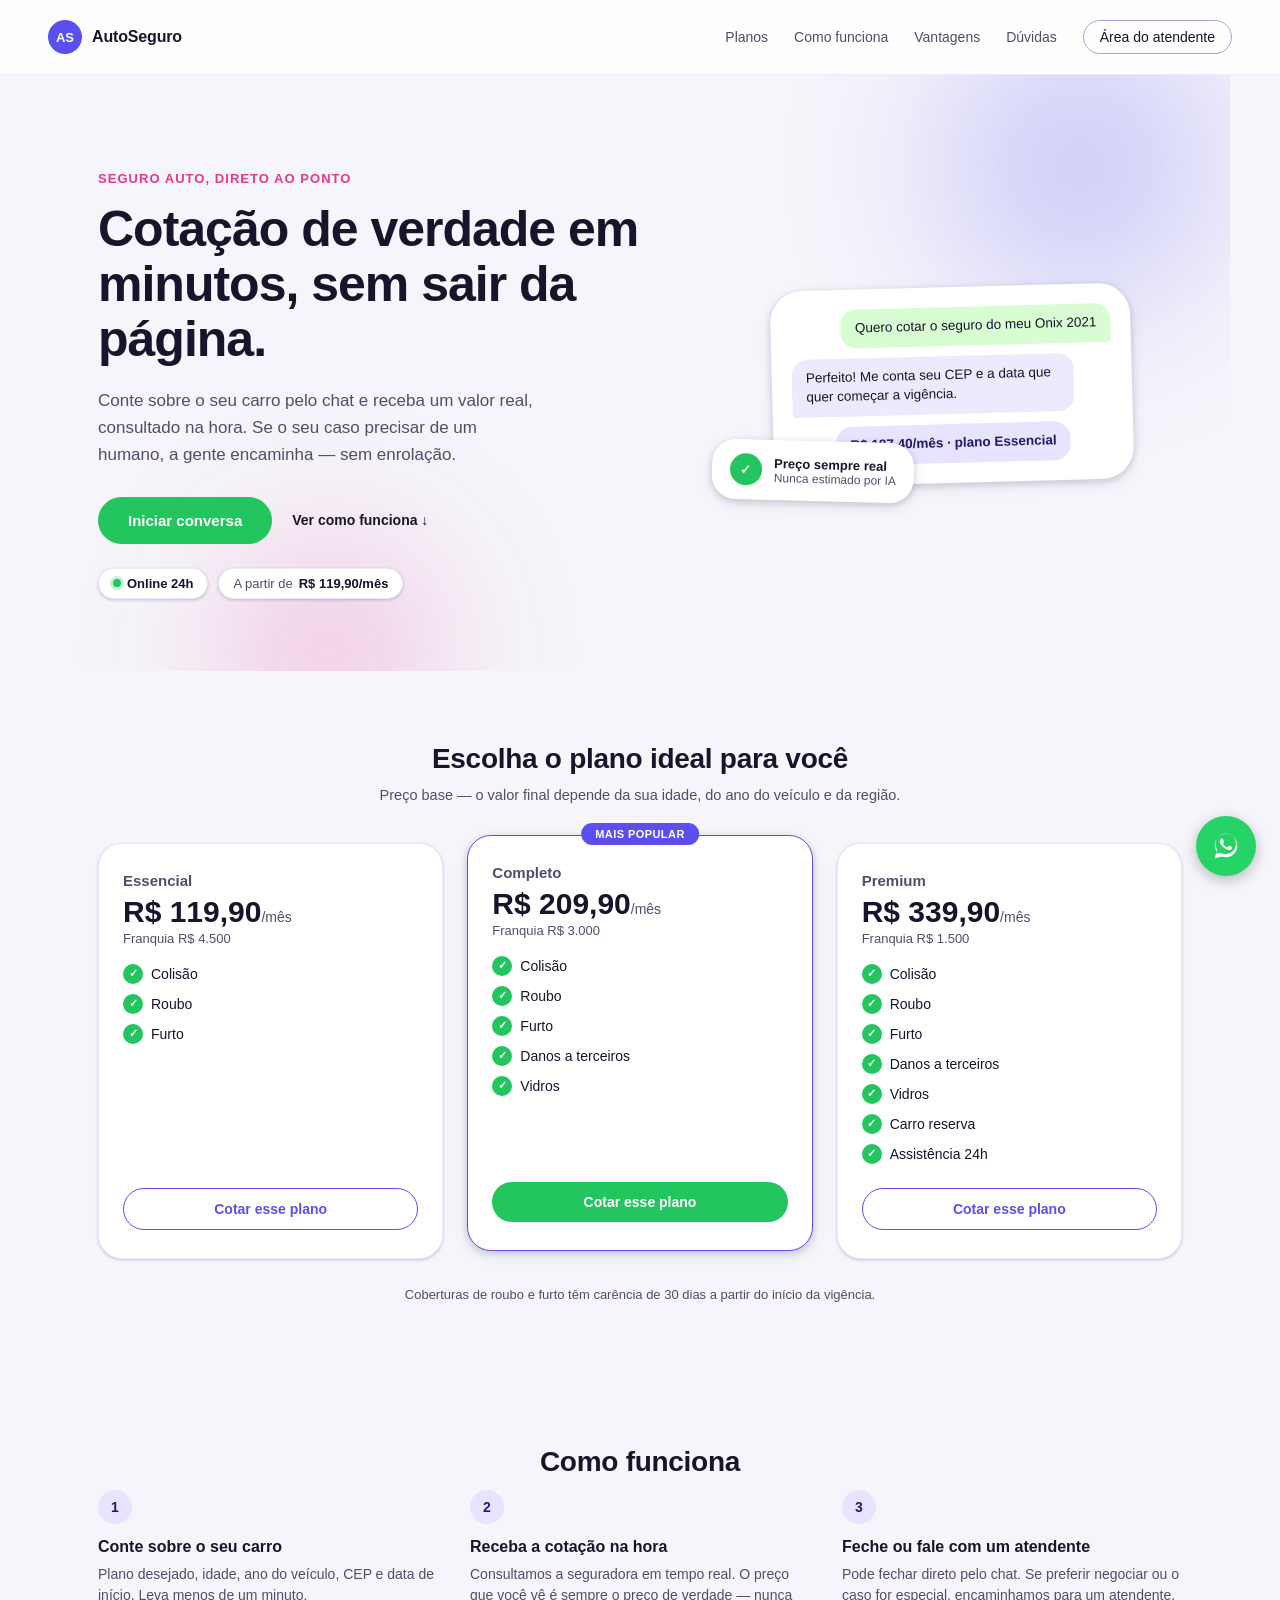
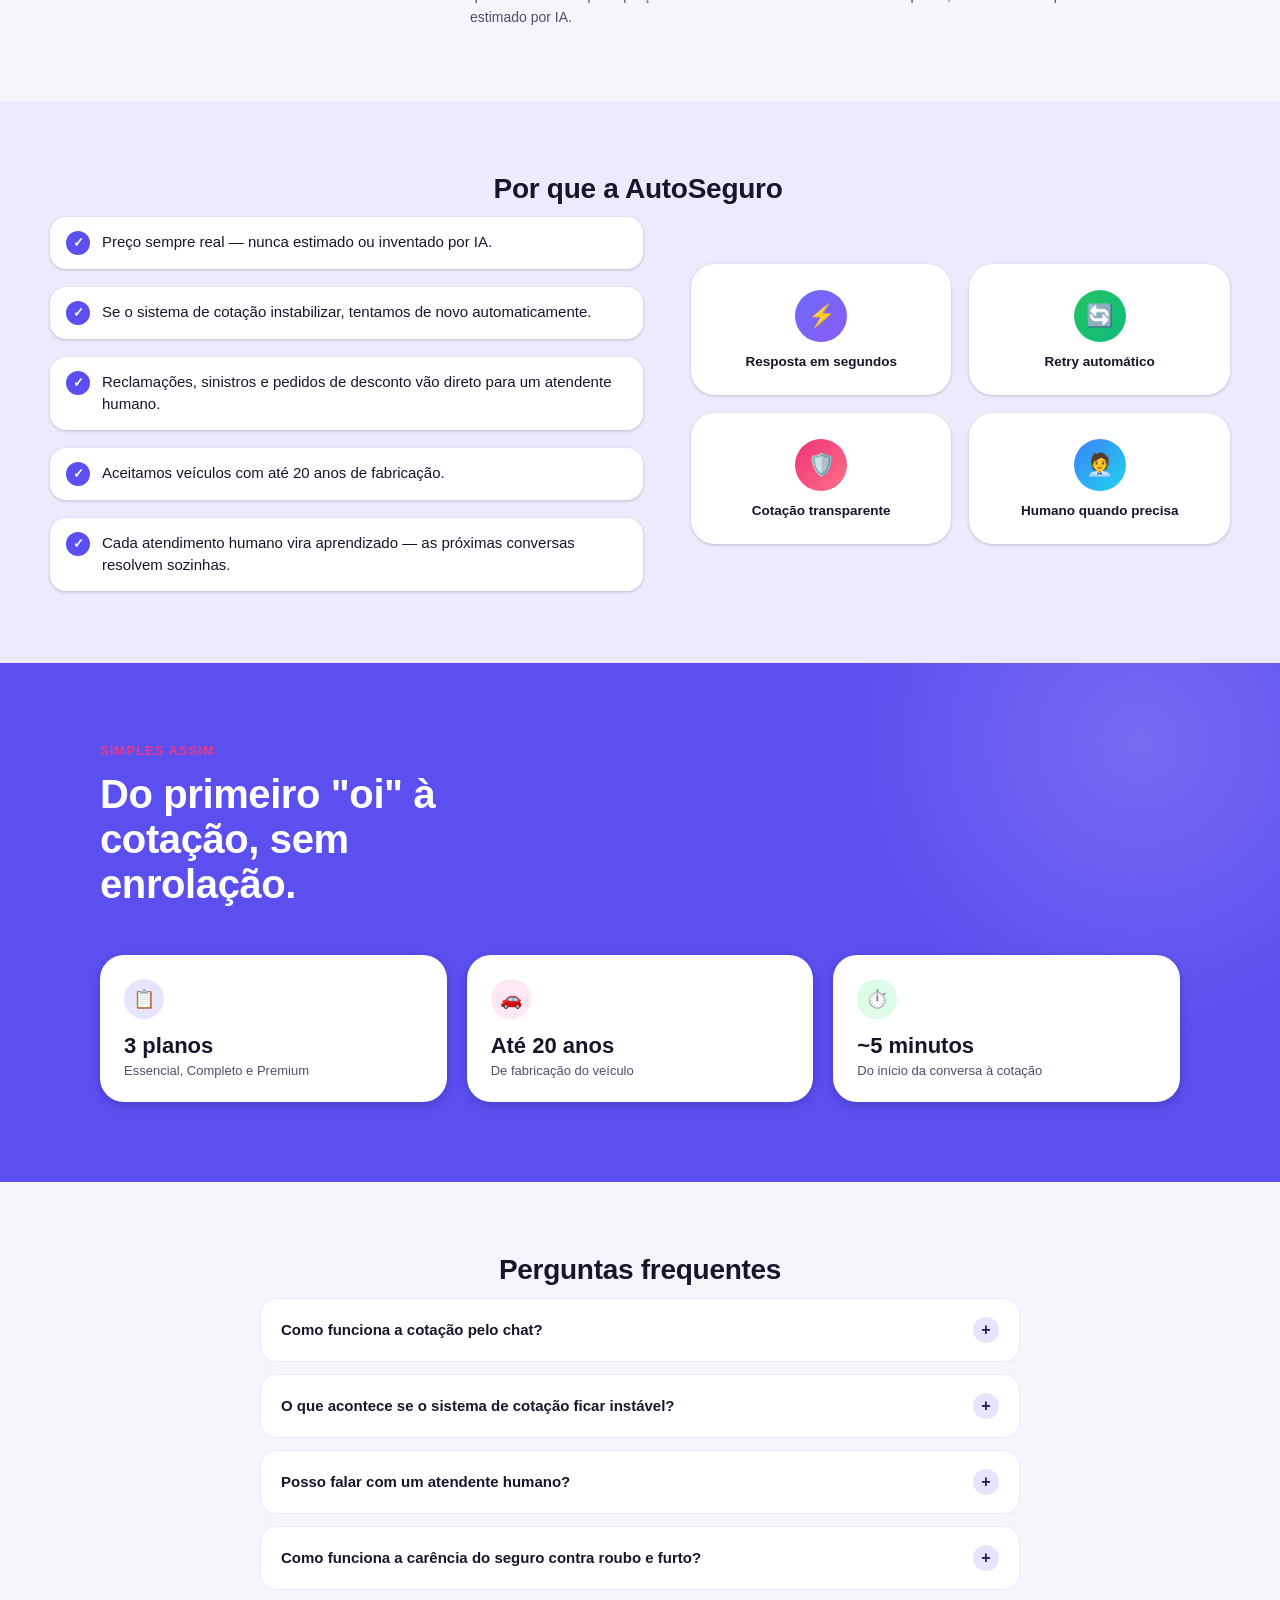
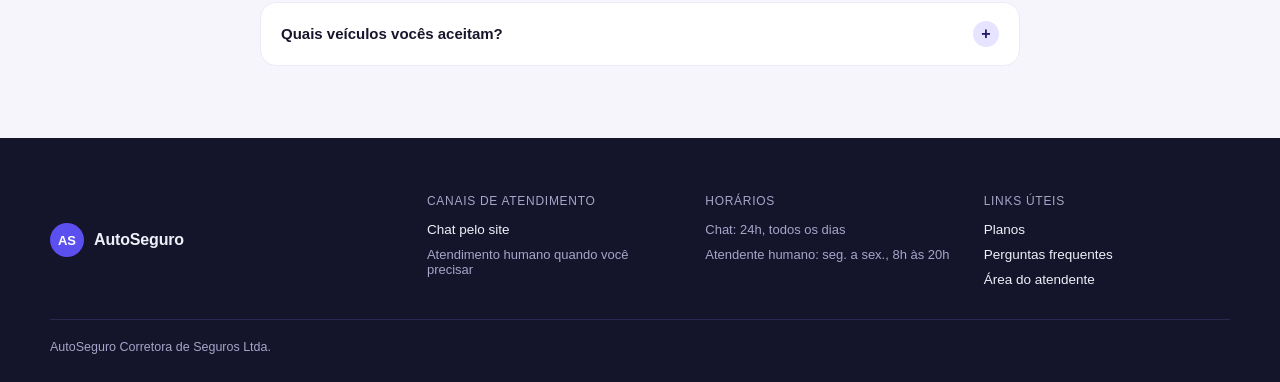
<file: web-ui/index.html>
<!DOCTYPE html>
<html lang="pt-BR">
<head>
<meta charset="UTF-8" />
<meta name="viewport" content="width=device-width, initial-scale=1.0" />
<title>AutoSeguro — Seguro de carro sem burocracia</title>
<link rel="icon" id="favicon" href="data:," />
<link rel="stylesheet" href="styles.css" />
<link rel="stylesheet" href="landing.css" />
<link rel="stylesheet" href="widget.css" />
</head>
<body>
  <header class="nav">
    <div class="nav__brand">
      <span class="nav__logo">AS</span>
      <span class="nav__name">AutoSeguro</span>
    </div>
    <nav class="nav__links">
      <a href="#planos">Planos</a>
      <a href="#como-funciona">Como funciona</a>
      <a href="#vantagens">Vantagens</a>
      <a href="#faq">Dúvidas</a>
      <a href="login.html" class="nav__staff">Área do atendente</a>
    </nav>
  </header>

  <main>
    <section class="hero">
      <div class="hero__blob hero__blob--1" aria-hidden="true"></div>
      <div class="hero__blob hero__blob--2" aria-hidden="true"></div>

      <div class="hero__copy">
        <p class="hero__eyebrow">Seguro auto, direto ao ponto</p>
        <h1 class="hero__title">Cotação de verdade em minutos, sem sair da página.</h1>
        <p class="hero__subtitle">
          Conte sobre o seu carro pelo chat e receba um valor real, consultado
          na hora. Se o seu caso precisar de um humano, a gente encaminha —
          sem enrolação.
        </p>
        <div class="hero__actions">
          <button class="btn btn--accent btn--lg" id="btn-abrir-chat">Iniciar conversa</button>
          <a class="hero__link" href="#como-funciona">Ver como funciona ↓</a>
        </div>
        <div class="hero__badges">
          <span class="pill pill--live"><span class="pill__dot"></span>Online 24h</span>
          <span class="pill">A partir de <strong>R$ 119,90/mês</strong></span>
        </div>
      </div>

      <div class="hero__art" aria-hidden="true">
        <div class="hero__card">
          <div class="hero__card-row hero__card-row--lead">Quero cotar o seguro do meu Onix 2021</div>
          <div class="hero__card-row hero__card-row--agent">Perfeito! Me conta seu CEP e a data que quer começar a vigência.</div>
          <div class="hero__card-row hero__card-row--quote">R$ 187,40/mês · plano Essencial</div>
        </div>
        <div class="hero__float-card">
          <span class="hero__float-icon">✓</span>
          <div>
            <strong>Preço sempre real</strong>
            <div class="hero__float-muted">Nunca estimado por IA</div>
          </div>
        </div>
      </div>
    </section>

    <section class="section" id="planos">
      <h2 class="section__title">Escolha o plano ideal para você</h2>
      <p class="section__subtitle">Preço base — o valor final depende da sua idade, do ano do veículo e da região.</p>
      <div class="plans">
        <div class="plan-card">
          <div class="plan-card__name">Essencial</div>
          <div class="plan-card__price">R$ 119,90<span>/mês</span></div>
          <div class="plan-card__franquia">Franquia R$ 4.500</div>
          <ul class="plan-card__list">
            <li>Colisão</li>
            <li>Roubo</li>
            <li>Furto</li>
          </ul>
          <button class="btn btn--outline btn-cotar-plano" data-plano="Essencial">Cotar esse plano</button>
        </div>

        <div class="plan-card plan-card--destaque">
          <div class="plan-card__badge">Mais popular</div>
          <div class="plan-card__name">Completo</div>
          <div class="plan-card__price">R$ 209,90<span>/mês</span></div>
          <div class="plan-card__franquia">Franquia R$ 3.000</div>
          <ul class="plan-card__list">
            <li>Colisão</li>
            <li>Roubo</li>
            <li>Furto</li>
            <li>Danos a terceiros</li>
            <li>Vidros</li>
          </ul>
          <button class="btn btn--accent btn-cotar-plano" data-plano="Completo">Cotar esse plano</button>
        </div>

        <div class="plan-card">
          <div class="plan-card__name">Premium</div>
          <div class="plan-card__price">R$ 339,90<span>/mês</span></div>
          <div class="plan-card__franquia">Franquia R$ 1.500</div>
          <ul class="plan-card__list">
            <li>Colisão</li>
            <li>Roubo</li>
            <li>Furto</li>
            <li>Danos a terceiros</li>
            <li>Vidros</li>
            <li>Carro reserva</li>
            <li>Assistência 24h</li>
          </ul>
          <button class="btn btn--outline btn-cotar-plano" data-plano="Premium">Cotar esse plano</button>
        </div>
      </div>
      <p class="section__footnote">Coberturas de roubo e furto têm carência de 30 dias a partir do início da vigência.</p>
    </section>

    <section class="section" id="como-funciona">
      <h2 class="section__title">Como funciona</h2>
      <div class="steps">
        <div class="step">
          <span class="step__number">1</span>
          <h3>Conte sobre o seu carro</h3>
          <p>Plano desejado, idade, ano do veículo, CEP e data de início. Leva menos de um minuto.</p>
        </div>
        <div class="step">
          <span class="step__number">2</span>
          <h3>Receba a cotação na hora</h3>
          <p>Consultamos a seguradora em tempo real. O preço que você vê é sempre o preço de verdade — nunca estimado por IA.</p>
        </div>
        <div class="step">
          <span class="step__number">3</span>
          <h3>Feche ou fale com um atendente</h3>
          <p>Pode fechar direto pelo chat. Se preferir negociar ou o caso for especial, encaminhamos para um atendente.</p>
        </div>
      </div>
    </section>

    <section class="section section--muted" id="vantagens">
      <h2 class="section__title">Por que a AutoSeguro</h2>
      <div class="why-grid">
        <ul class="why-list">
          <li><span class="why-check">✓</span>Preço sempre real — nunca estimado ou inventado por IA.</li>
          <li><span class="why-check">✓</span>Se o sistema de cotação instabilizar, tentamos de novo automaticamente.</li>
          <li><span class="why-check">✓</span>Reclamações, sinistros e pedidos de desconto vão direto para um atendente humano.</li>
          <li><span class="why-check">✓</span>Aceitamos veículos com até 20 anos de fabricação.</li>
          <li><span class="why-check">✓</span>Cada atendimento humano vira aprendizado — as próximas conversas resolvem sozinhas.</li>
        </ul>
        <div class="why-cards">
          <div class="why-card">
            <div class="why-card__icon why-card__icon--a">⚡</div>
            <div class="why-card__label">Resposta em segundos</div>
          </div>
          <div class="why-card">
            <div class="why-card__icon why-card__icon--b">🔄</div>
            <div class="why-card__label">Retry automático</div>
          </div>
          <div class="why-card">
            <div class="why-card__icon why-card__icon--c">🛡️</div>
            <div class="why-card__label">Cotação transparente</div>
          </div>
          <div class="why-card">
            <div class="why-card__icon why-card__icon--d">🧑‍💼</div>
            <div class="why-card__label">Humano quando precisa</div>
          </div>
        </div>
      </div>
    </section>

    <section class="band">
      <div class="band__blob" aria-hidden="true"></div>
      <div class="band__content">
        <p class="band__eyebrow">Simples assim</p>
        <h2 class="band__title">Do primeiro "oi" à cotação, sem enrolação.</h2>
        <div class="band__stats">
          <div class="stat-card">
            <div class="stat-card__icon stat-card__icon--a">📋</div>
            <div class="stat-card__value">3 planos</div>
            <div class="stat-card__label">Essencial, Completo e Premium</div>
          </div>
          <div class="stat-card">
            <div class="stat-card__icon stat-card__icon--b">🚗</div>
            <div class="stat-card__value">Até 20 anos</div>
            <div class="stat-card__label">De fabricação do veículo</div>
          </div>
          <div class="stat-card">
            <div class="stat-card__icon stat-card__icon--c">⏱️</div>
            <div class="stat-card__value">~5 minutos</div>
            <div class="stat-card__label">Do início da conversa à cotação</div>
          </div>
        </div>
      </div>
    </section>

    <section class="section" id="faq">
      <h2 class="section__title">Perguntas frequentes</h2>
      <div class="faq">
        <div class="faq-item">
          <button class="faq-item__question">
            Como funciona a cotação pelo chat?
            <span class="faq-item__icon">+</span>
          </button>
          <div class="faq-item__answer">
            <p>Você conversa com o agente, informa plano, idade, ano do veículo, CEP e data de
              início. Assim que os dados estão completos, consultamos a seguradora em tempo real
              e mostramos o valor exato — nunca um número estimado.</p>
          </div>
        </div>
        <div class="faq-item">
          <button class="faq-item__question">
            O que acontece se o sistema de cotação ficar instável?
            <span class="faq-item__icon">+</span>
          </button>
          <div class="faq-item__answer">
            <p>Tentamos novamente de forma automática (com espera crescente entre as tentativas).
              Se continuar indisponível, avisamos com transparência em vez de inventar um preço.</p>
          </div>
        </div>
        <div class="faq-item">
          <button class="faq-item__question">
            Posso falar com um atendente humano?
            <span class="faq-item__icon">+</span>
          </button>
          <div class="faq-item__answer">
            <p>Sim. Pedidos explícitos, reclamações, sinistros e negociação de desconto são
              encaminhados para um atendente. Antes de encaminhar, perguntamos seu nome e o que
              você precisa — se já tivermos a resposta certa, resolvemos ali mesmo.</p>
          </div>
        </div>
        <div class="faq-item">
          <button class="faq-item__question">
            Como funciona a carência do seguro contra roubo e furto?
            <span class="faq-item__icon">+</span>
          </button>
          <div class="faq-item__answer">
            <p>As coberturas de roubo e furto só passam a valer 30 dias após o início da
              vigência. As demais coberturas contratadas valem desde o primeiro dia.</p>
          </div>
        </div>
        <div class="faq-item">
          <button class="faq-item__question">
            Quais veículos vocês aceitam?
            <span class="faq-item__icon">+</span>
          </button>
          <div class="faq-item__answer">
            <p>Aceitamos veículos com até 20 anos de fabricação. O valor considera a idade do
              condutor, o ano do veículo e a região do CEP informado.</p>
          </div>
        </div>
      </div>
    </section>
  </main>

  <footer class="footer">
    <div class="footer__top">
      <div class="footer__brand">
        <span class="nav__logo">AS</span>
        <span class="nav__name" style="color:inherit">AutoSeguro</span>
      </div>

      <div class="footer__col">
        <div class="footer__col-title">Canais de atendimento</div>
        <a href="#" id="footer-abrir-chat">Chat pelo site</a>
        <div class="footer__muted">Atendimento humano quando você precisar</div>
      </div>

      <div class="footer__col">
        <div class="footer__col-title">Horários</div>
        <div class="footer__muted">Chat: 24h, todos os dias</div>
        <div class="footer__muted">Atendente humano: seg. a sex., 8h às 20h</div>
      </div>

      <div class="footer__col">
        <div class="footer__col-title">Links úteis</div>
        <a href="#planos">Planos</a>
        <a href="#faq">Perguntas frequentes</a>
        <a href="login.html">Área do atendente</a>
      </div>
    </div>
    <div class="footer__bottom">AutoSeguro Corretora de Seguros Ltda.</div>
  </footer>

  <!-- Widget de chat flutuante -->
  <div class="widget" id="widget" hidden>
    <div class="widget__header">
      <span class="widget__avatar">AS</span>
      <div class="widget__header-text">
        <div class="widget__name">AutoSeguro</div>
        <div class="widget__status" id="widget-status">online</div>
      </div>
      <button class="btn btn--icon widget__close" id="btn-fechar-widget" title="Minimizar" aria-label="Minimizar">–</button>
    </div>

    <div class="widget__messages" id="widget-messages"></div>

    <div class="widget__handoff" id="widget-handoff" hidden>
      <p id="widget-handoff-texto">Esse caso precisa de um atendente humano.</p>
      <div class="widget__handoff-actions" id="widget-handoff-actions"></div>
    </div>

    <div class="widget__composer">
      <input
        id="widget-input"
        class="composer__input"
        type="text"
        placeholder="Digite ou fale sua mensagem…"
        autocomplete="off"
      />
      <button class="btn btn--icon btn--mic" id="widget-mic" title="Falar" aria-label="Gravar áudio">
        <svg viewBox="0 0 24 24" width="18" height="18" fill="currentColor" aria-hidden="true">
          <path d="M12 15a3 3 0 0 0 3-3V6a3 3 0 0 0-6 0v6a3 3 0 0 0 3 3z"/>
          <path d="M19 11a1 1 0 1 0-2 0 5 5 0 0 1-10 0 1 1 0 1 0-2 0 7 7 0 0 0 6 6.93V20H9a1 1 0 1 0 0 2h6a1 1 0 1 0 0-2h-2v-2.07A7 7 0 0 0 19 11z"/>
        </svg>
      </button>
      <button class="btn btn--fab" id="widget-enviar" title="Enviar" aria-label="Enviar">➤</button>
    </div>
  </div>

  <button class="whatsapp-fab" id="btn-whatsapp-fab" title="Fale com a gente" aria-label="Abrir chat">
    <svg viewBox="0 0 32 32" width="30" height="30" fill="#fff" aria-hidden="true">
      <path d="M16.01 3C9.38 3 4 8.38 4 15.01c0 2.35.66 4.61 1.9 6.59L4 29l7.6-1.85a12.9 12.9 0 0 0 4.41.78h.01c6.63 0 12.01-5.38 12.01-12.01C28.03 8.38 22.65 3 16.01 3zm0 21.94h-.01a10.9 10.9 0 0 1-5.55-1.52l-.4-.24-4.51 1.1 1.2-4.39-.26-.45a10.9 10.9 0 0 1-1.67-5.83c0-6.02 4.9-10.92 10.94-10.92 2.92 0 5.66 1.14 7.73 3.21a10.85 10.85 0 0 1 3.2 7.73c0 6.02-4.9 10.91-10.93 10.91zm5.99-8.17c-.33-.16-1.94-.96-2.24-1.07-.3-.11-.52-.16-.74.17-.22.32-.85 1.07-1.04 1.29-.19.22-.38.24-.71.08-.33-.16-1.38-.51-2.63-1.63-.97-.87-1.63-1.94-1.82-2.27-.19-.32-.02-.5.14-.66.15-.15.33-.38.49-.57.16-.19.22-.32.33-.54.11-.22.05-.41-.03-.57-.08-.16-.74-1.78-1.01-2.44-.27-.64-.54-.55-.74-.56-.19-.01-.41-.01-.63-.01a1.2 1.2 0 0 0-.87.41c-.3.32-1.14 1.12-1.14 2.73 0 1.61 1.17 3.17 1.33 3.39.16.22 2.3 3.51 5.57 4.92.78.34 1.39.54 1.86.69.78.25 1.49.21 2.05.13.63-.09 1.94-.79 2.21-1.56.27-.76.27-1.42.19-1.56-.08-.14-.3-.22-.63-.38z"/>
    </svg>
    <span class="whatsapp-fab__pulse"></span>
  </button>

  <script src="config.js"></script>
  <script src="tab-badge.js"></script>
  <script src="speech.js"></script>
  <script src="widget.js"></script>
  <script src="landing.js"></script>
</body>
</html>
</file>
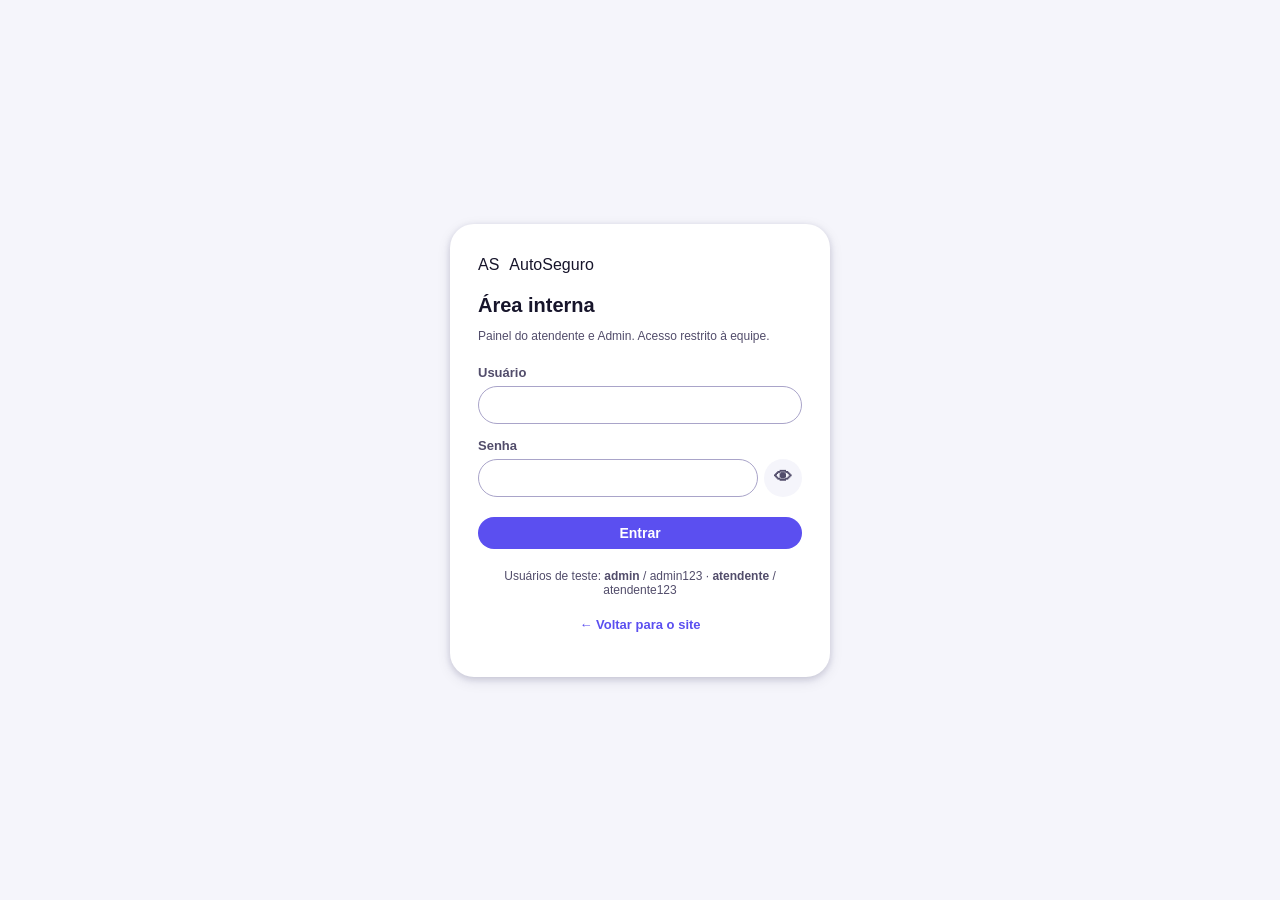
<file: web-ui/admin.html>
<!DOCTYPE html>
<html lang="pt-BR">
<head>
<meta charset="UTF-8" />
<meta name="viewport" content="width=device-width, initial-scale=1.0" />
<title>Admin — AutoSeguro</title>
<link rel="stylesheet" href="styles.css" />
<link rel="stylesheet" href="admin.css" />
</head>
<body>
  <div class="app-shell">
    <header class="topbar">
      <div class="topbar__title">
        <span class="topbar__avatar">AS</span>
        <div>
          <div class="topbar__name">Admin</div>
          <div class="topbar__status" id="admin-status">carregando…</div>
        </div>
      </div>
      <div class="topbar__actions">
        <a class="topbar-avatar-link" id="topbar-avatar-usuario" href="meus-dados.html" title="Meus dados"></a>
        <span class="topbar__user" id="topbar-usuario"></span>
        <div class="menu-sanfona">
          <button class="btn btn--icon" id="btn-menu" title="Menu" aria-label="Abrir menu" aria-expanded="false">
            <svg viewBox="0 0 24 24" width="20" height="20" fill="currentColor" aria-hidden="true">
              <rect x="3" y="5" width="18" height="2.2" rx="1.1"/>
              <rect x="3" y="11" width="18" height="2.2" rx="1.1"/>
              <rect x="3" y="17" width="18" height="2.2" rx="1.1"/>
            </svg>
          </button>
          <div class="menu-sanfona__painel" id="menu-painel" hidden>
            <a class="menu-sanfona__item" href="index.html">Ver site</a>
            <a class="menu-sanfona__item" href="atendente.html">Painel do atendente</a>
            <a class="menu-sanfona__item" href="relatorios.html">Relatórios</a>
            <a class="menu-sanfona__item" href="docs.html">Documentação</a>
            <a class="menu-sanfona__item" href="meus-dados.html">
              <span class="menu-sanfona__icon">🖼️</span> Meus dados
            </a>
            <a class="menu-sanfona__item" href="usuarios.html" id="link-usuarios">
              <span class="menu-sanfona__icon">👤</span> Usuários
            </a>
            <a class="menu-sanfona__item" href="admin.html" id="link-admin">
              <span class="menu-sanfona__icon">⚙️</span> Configurações
            </a>
            <button class="menu-sanfona__item menu-sanfona__item--sair" id="btn-sair">Sair</button>
          </div>
        </div>
      </div>
    </header>

    <main class="admin-main">
      <div class="admin-col">

        <section class="card admin-card">
          <div class="card__label">URL base do sistema (agent-service)</div>
          <p class="hint">Fica salva só neste navegador (nunca é enviada ao servidor) — usada para apontar
            o site para um agent-service diferente do padrão, por exemplo em produção.</p>
          <input id="input-api-base" class="composer__input" type="text"
            placeholder="http://localhost:8001" autocomplete="off" />
          <button class="btn btn--outline" id="btn-salvar-api-base" style="margin-top:12px">Salvar URL base</button>
          <p class="hint" id="api-base-feedback"></p>
        </section>

        <section class="card admin-card">
          <div class="card__label">Modelo de IA (Claude)</div>
          <p class="hint">Qual modelo o agente usa para entender o lead e gerar as respostas.</p>
          <select id="select-claude-model" class="composer__input">
            <option value="claude-opus-5">Claude Opus 5 (mais capaz)</option>
            <option value="claude-sonnet-5">Claude Sonnet 5 (equilíbrio custo/qualidade)</option>
            <option value="claude-haiku-4-5-20251001">Claude Haiku 4.5 (mais rápido/barato)</option>
          </select>
        </section>

        <section class="card admin-card">
          <div class="card__label">Modo de atendimento humano</div>
          <p class="hint">Define o que acontece quando o agente encaminha uma conversa para um atendente.</p>
          <div class="admin-options">
            <label class="admin-option">
              <input type="radio" name="handoff_mode" value="site" />
              <div>
                <strong>Somente no site</strong>
                <p>O atendimento continua dentro do chat do site. Não gera custo de WhatsApp Business API.</p>
              </div>
            </label>
            <label class="admin-option">
              <input type="radio" name="handoff_mode" value="whatsapp" />
              <div>
                <strong>Somente WhatsApp Business</strong>
                <p>O lead é encaminhado direto para o número de WhatsApp Business cadastrado abaixo.</p>
              </div>
            </label>
            <label class="admin-option">
              <input type="radio" name="handoff_mode" value="misto" />
              <div>
                <strong>Misto (site + WhatsApp Business)</strong>
                <p>O lead escolhe: continuar no chat do site ou ser encaminhado para o WhatsApp Business.</p>
              </div>
            </label>
          </div>

          <div class="card__label admin-field-label">Número do WhatsApp Business</div>
          <input id="input-whatsapp-numero" class="composer__input" type="text"
            placeholder="Ex: 5511999999999 (DDI + DDD + número, só dígitos)" autocomplete="off" />
        </section>

        <section class="card admin-card">
          <div class="card__label">Chaves de API</div>
          <p class="hint">As chaves nunca são exibidas de volta aqui por segurança — só se estão configuradas
            ou não. Deixe um campo em branco para manter o valor atual.</p>

          <div class="admin-field-label">
            <span class="card__label" style="margin:0">Chave da Anthropic (Claude)</span>
            <span class="admin-badge" id="badge-anthropic">—</span>
          </div>
          <div class="admin-password-field">
            <input id="input-anthropic-key" class="composer__input" type="password"
              placeholder="sk-ant-… (deixe em branco para não alterar)" autocomplete="off" />
            <button type="button" class="btn btn--icon admin-eye" data-alvo="input-anthropic-key"
              title="Mostrar/ocultar" aria-label="Mostrar ou ocultar">👁</button>
          </div>

          <div class="admin-field-label">
            <span class="card__label" style="margin:0">Token da API do WhatsApp Business</span>
            <span class="admin-badge" id="badge-whatsapp-token">—</span>
          </div>
          <div class="admin-password-field">
            <input id="input-whatsapp-token" class="composer__input" type="password"
              placeholder="Reservado para integração futura com a API oficial (Cloud API)" autocomplete="off" />
            <button type="button" class="btn btn--icon admin-eye" data-alvo="input-whatsapp-token"
              title="Mostrar/ocultar" aria-label="Mostrar ou ocultar">👁</button>
          </div>
          <p class="hint">Hoje o encaminhamento no modo WhatsApp usa um link wa.me com o número acima —
            este token ainda não é usado por nenhuma integração, fica guardado para quando isso mudar.</p>
        </section>

        <section class="card admin-card">
          <div class="card__label">Verificação "não sou um robô"</div>
          <p class="hint">Sem as chaves abaixo, o botão "Continuar no WhatsApp" mostra uma caixinha "Não sou
            um robô" simulada, só para demonstração. Cadastrando as chaves do Google reCAPTCHA v2 ("Caixa de
            seleção", geradas em google.com/recaptcha/admin), o site passa a usar a verificação real do
            Google antes de liberar o link — evita bot gerando custo real de WhatsApp Business API.</p>

          <div class="admin-field-label">
            <span class="card__label" style="margin:0">Site key</span>
          </div>
          <input id="input-recaptcha-site" class="composer__input" type="text"
            placeholder="Não é secreta — fica visível no HTML do site" autocomplete="off" />

          <div class="admin-field-label">
            <span class="card__label" style="margin:0">Secret key</span>
            <span class="admin-badge" id="badge-recaptcha-secret">—</span>
          </div>
          <div class="admin-password-field">
            <input id="input-recaptcha-secret" class="composer__input" type="password"
              placeholder="Deixe em branco para não alterar" autocomplete="off" />
            <button type="button" class="btn btn--icon admin-eye" data-alvo="input-recaptcha-secret"
              title="Mostrar/ocultar" aria-label="Mostrar ou ocultar">👁</button>
          </div>
        </section>

        <button class="btn btn--filled" id="btn-salvar-config">Salvar configurações</button>
        <p class="hint" id="salvar-feedback"></p>
      </div>
    </main>
  </div>

  <script src="config.js"></script>
  <script src="auth.js"></script>
  <script src="avatar.js"></script>
  <script src="menu.js"></script>
  <script src="admin.js"></script>
</body>
</html>
</file>
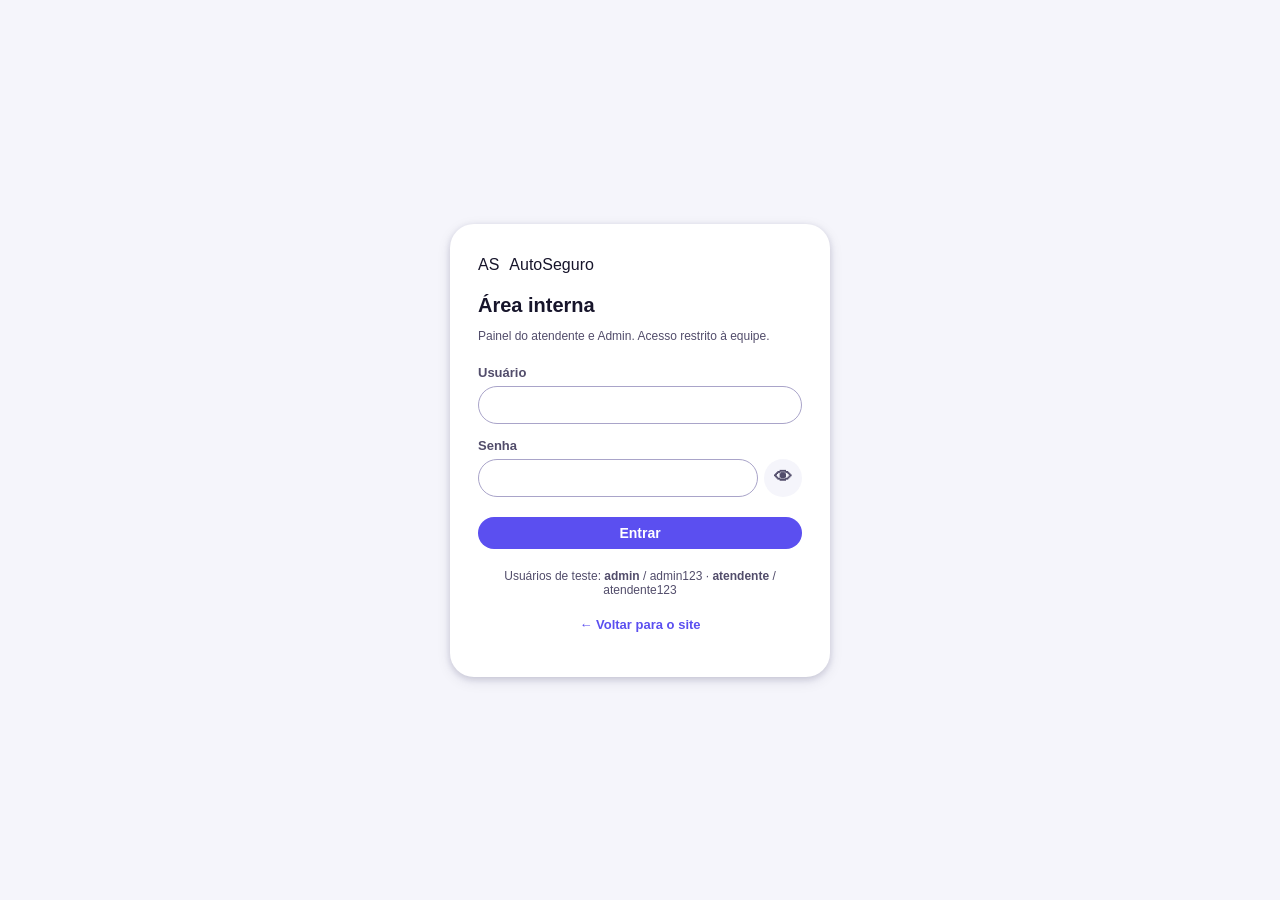
<file: web-ui/atendente.html>
<!DOCTYPE html>
<html lang="pt-BR">
<head>
<meta charset="UTF-8" />
<meta name="viewport" content="width=device-width, initial-scale=1.0" />
<title>Painel do atendente — AutoSeguro</title>
<link rel="icon" id="favicon" href="data:," />
<link rel="stylesheet" href="styles.css" />
<link rel="stylesheet" href="atendente.css" />
</head>
<body>
  <div class="app-shell">
    <header class="topbar">
      <div class="topbar__title">
        <span class="topbar__avatar">AS</span>
        <div>
          <div class="topbar__name">Painel do atendente</div>
          <div class="topbar__status" id="conexao-status">conectando…</div>
        </div>
      </div>
      <div class="topbar__actions">
        <a class="topbar-avatar-link" id="topbar-avatar-usuario" href="meus-dados.html" title="Meus dados"></a>
        <span class="topbar__user" id="topbar-usuario"></span>
        <div class="menu-sanfona">
          <button class="btn btn--icon" id="btn-menu" title="Menu" aria-label="Abrir menu" aria-expanded="false">
            <svg viewBox="0 0 24 24" width="20" height="20" fill="currentColor" aria-hidden="true">
              <rect x="3" y="5" width="18" height="2.2" rx="1.1"/>
              <rect x="3" y="11" width="18" height="2.2" rx="1.1"/>
              <rect x="3" y="17" width="18" height="2.2" rx="1.1"/>
            </svg>
          </button>
          <div class="menu-sanfona__painel" id="menu-painel" hidden>
            <a class="menu-sanfona__item" href="index.html">Ver site</a>
            <button class="menu-sanfona__item" id="btn-toggle-kb">Base de conhecimento</button>
            <a class="menu-sanfona__item" href="relatorios.html">Relatórios</a>
            <a class="menu-sanfona__item" href="docs.html">Documentação</a>
            <a class="menu-sanfona__item" href="meus-dados.html">
              <span class="menu-sanfona__icon">🖼️</span> Meus dados
            </a>
            <a class="menu-sanfona__item" href="usuarios.html" id="link-usuarios">
              <span class="menu-sanfona__icon">👤</span> Usuários
            </a>
            <a class="menu-sanfona__item" href="admin.html" id="link-admin">
              <span class="menu-sanfona__icon">⚙️</span> Configurações
            </a>
            <button class="menu-sanfona__item menu-sanfona__item--sair" id="btn-sair">Sair</button>
          </div>
        </div>
      </div>
    </header>

    <main class="content">
      <aside class="conv-list" id="conv-list">
        <div class="conv-list__header">
          <span>Conversas <span id="conv-count">(0)</span></span>
          <select class="conv-list__sort" id="select-ordenacao">
            <option value="padrao">Pendentes primeiro</option>
            <option value="nota_desc">Nota: maior → menor</option>
            <option value="nota_asc">Nota: menor → maior</option>
          </select>
        </div>
        <div class="conv-list__items" id="conv-list-items">
          <div class="conv-list__empty">Nenhuma conversa ainda.</div>
        </div>
      </aside>

      <section class="conv-detail" id="conv-detail">
        <div class="conv-detail__empty" id="conv-detail-empty">
          Selecione uma conversa na lista ao lado.
        </div>

        <div class="conv-detail__body" id="conv-detail-body" hidden>
          <div class="conv-detail__header">
            <div>
              <div class="conv-detail__id" id="detail-id">—</div>
              <div class="conv-detail__status" id="detail-status">—</div>
            </div>
          </div>

          <div class="conv-detail__grid">
            <div class="conv-detail__main">
              <div class="chat__messages conv-detail__messages" id="detail-messages"></div>

              <div class="chat__composer">
                <input
                  id="detail-input"
                  class="composer__input"
                  type="text"
                  placeholder="Responder ao lead…"
                  autocomplete="off"
                />
                <button class="btn btn--icon btn--mic" id="detail-mic" title="Falar" aria-label="Gravar áudio">
                  <svg viewBox="0 0 24 24" width="18" height="18" fill="currentColor" aria-hidden="true">
                    <path d="M12 15a3 3 0 0 0 3-3V6a3 3 0 0 0-6 0v6a3 3 0 0 0 3 3z"/>
                    <path d="M19 11a1 1 0 1 0-2 0 5 5 0 0 1-10 0 1 1 0 1 0-2 0 7 7 0 0 0 6 6.93V20H9a1 1 0 1 0 0 2h6a1 1 0 1 0 0-2h-2v-2.07A7 7 0 0 0 19 11z"/>
                  </svg>
                </button>
                <button class="btn btn--fab" id="detail-enviar" title="Enviar" aria-label="Enviar">➤</button>
              </div>
            </div>

            <aside class="debug-panel conv-detail__side">
              <div class="card">
                <div class="card__label">Dados coletados</div>
                <pre class="card__pre" id="detail-slots">—</pre>
              </div>

              <div class="card">
                <div class="card__label">Tentativas de cotação</div>
                <div id="detail-attempts" class="debug-attempts">—</div>
              </div>

              <div class="card" id="detail-handoff-card" hidden>
                <div class="card__label">Handoff ativo</div>
                <div class="card__value" id="detail-handoff-reason">—</div>
                <div class="card__label" style="margin-top:8px">Problema relatado pelo lead</div>
                <div id="detail-handoff-problema">—</div>

                <button class="btn btn--filled btn--encerrar" id="btn-finalizar-atendimento">
                  Finalizar atendimento
                </button>
                <p class="hint">Ao finalizar, o lead recebe um pedido para avaliar o atendimento de 1 a 10.</p>
              </div>

              <div class="card" id="detail-resolucao-card">
                <div class="card__label">Registrar resolução</div>
                <p class="hint">Sempre disponível: registre como o caso foi resolvido para alimentar a base
                  de conhecimento (fica pendente até um admin aprovar; as tags são geradas automaticamente
                  a partir do motivo e do problema relatado, quando existirem).</p>
                <div class="composer__row">
                  <textarea id="input-solucao" class="composer__input composer__input--area"
                    placeholder="Como você resolveu isso?"></textarea>
                  <button class="btn btn--icon btn--mic" id="solucao-mic" title="Falar" aria-label="Gravar áudio">
                    <svg viewBox="0 0 24 24" width="18" height="18" fill="currentColor" aria-hidden="true">
                      <path d="M12 15a3 3 0 0 0 3-3V6a3 3 0 0 0-6 0v6a3 3 0 0 0 3 3z"/>
                      <path d="M19 11a1 1 0 1 0-2 0 5 5 0 0 1-10 0 1 1 0 1 0-2 0 7 7 0 0 0 6 6.93V20H9a1 1 0 1 0 0 2h6a1 1 0 1 0 0-2h-2v-2.07A7 7 0 0 0 19 11z"/>
                    </svg>
                  </button>
                </div>
                <button class="btn btn--filled" id="btn-registrar-resolucao">Registrar resolução</button>
              </div>

              <div class="card" id="detail-nota-card" hidden>
                <div class="card__label">Avaliação do atendimento</div>
                <div class="card__value" id="detail-nota-valor">—</div>
              </div>
            </aside>
          </div>
        </div>
      </section>

      <aside class="debug-panel kb-panel" id="kb-panel" hidden>
        <div class="kb-panel__header">
          <h2 class="debug-panel__title">Base de conhecimento</h2>
          <button class="btn btn--icon" id="btn-fechar-kb" title="Fechar" aria-label="Fechar">✕</button>
        </div>
        <div class="card">
          <div class="card__label">Pendentes de aprovação</div>
          <p class="hint" id="kb-somente-admin-hint" hidden>Somente um admin pode aprovar ou reprovar.</p>
          <div id="kb-pendentes">—</div>
        </div>
        <div class="card">
          <div class="card__label">Aprovadas</div>
          <div id="kb-aprovadas">—</div>
        </div>
      </aside>

    </main>
  </div>

  <script src="config.js"></script>
  <script src="auth.js"></script>
  <script src="avatar.js"></script>
  <script src="menu.js"></script>
  <script src="tab-badge.js"></script>
  <script src="speech.js"></script>
  <script src="atendente.js"></script>
</body>
</html>
</file>
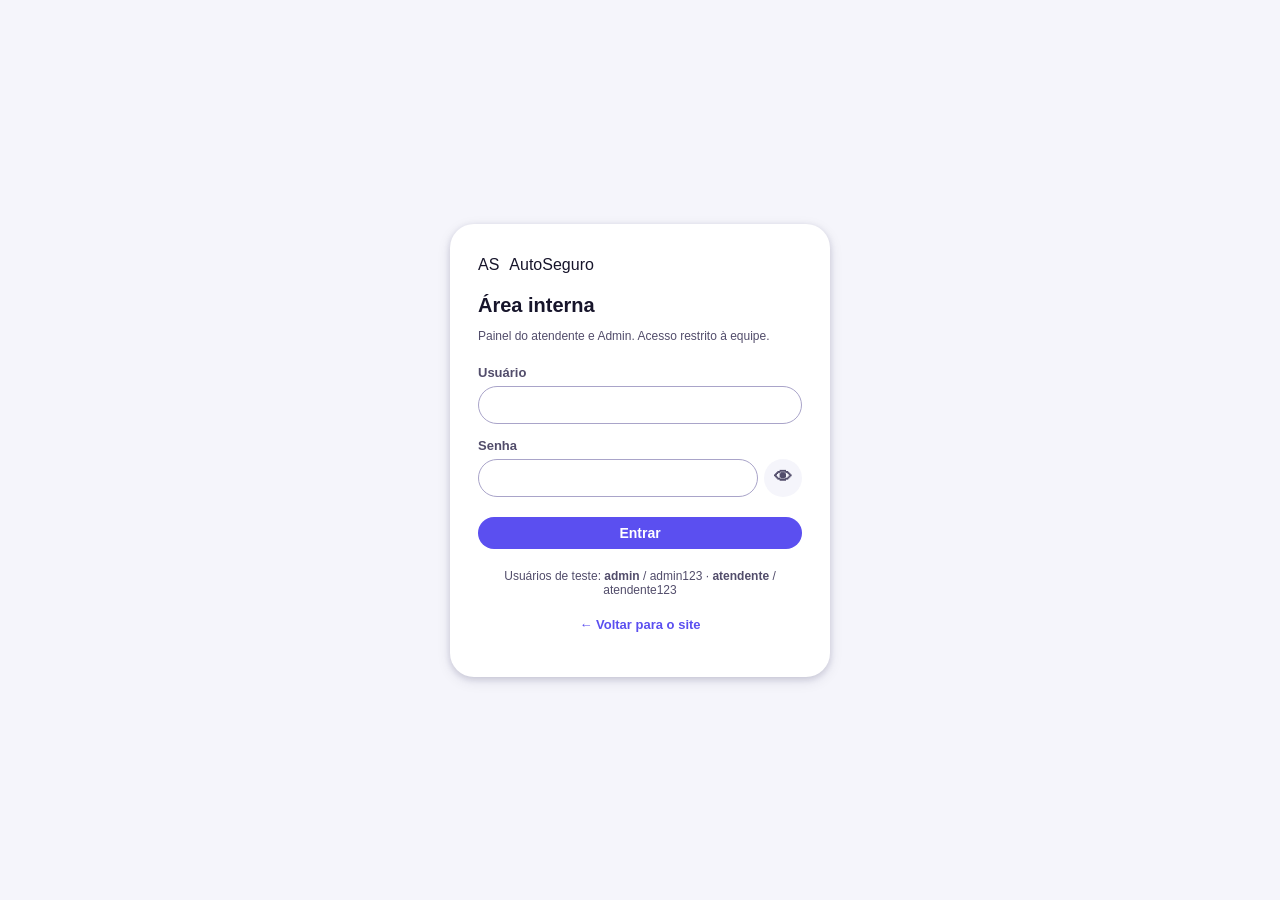
<file: web-ui/login.html>
<!DOCTYPE html>
<html lang="pt-BR">
<head>
<meta charset="UTF-8" />
<meta name="viewport" content="width=device-width, initial-scale=1.0" />
<title>Entrar — AutoSeguro</title>
<link rel="stylesheet" href="styles.css" />
<link rel="stylesheet" href="login.css" />
</head>
<body>
  <div class="login-page">
    <form class="login-card" id="login-form">
      <div class="login-card__brand">
        <span class="nav__logo">AS</span>
        <span class="nav__name">AutoSeguro</span>
      </div>
      <h1 class="login-card__title">Área interna</h1>
      <p class="hint">Painel do atendente e Admin. Acesso restrito à equipe.</p>

      <label class="login-field">
        <span>Usuário</span>
        <input id="input-usuario" class="composer__input" type="text" autocomplete="off" required />
      </label>
      <label class="login-field">
        <span>Senha</span>
        <div class="admin-password-field">
          <input id="input-senha" class="composer__input" type="password" autocomplete="off" required />
          <button type="button" class="btn btn--icon admin-eye" id="btn-mostrar-senha"
            title="Mostrar/ocultar" aria-label="Mostrar ou ocultar senha">👁</button>
        </div>
      </label>

      <button class="btn btn--filled" type="submit" id="btn-entrar">Entrar</button>
      <p class="login-erro" id="login-erro" hidden></p>

      <p class="hint login-card__teste">
        Usuários de teste: <strong>admin</strong> / admin123 · <strong>atendente</strong> / atendente123
      </p>
      <p class="login-card__home"><a href="index.html">← Voltar para o site</a></p>
    </form>
  </div>

  <script src="config.js"></script>
  <script src="auth.js"></script>
  <script src="login.js"></script>
</body>
</html>
</file>
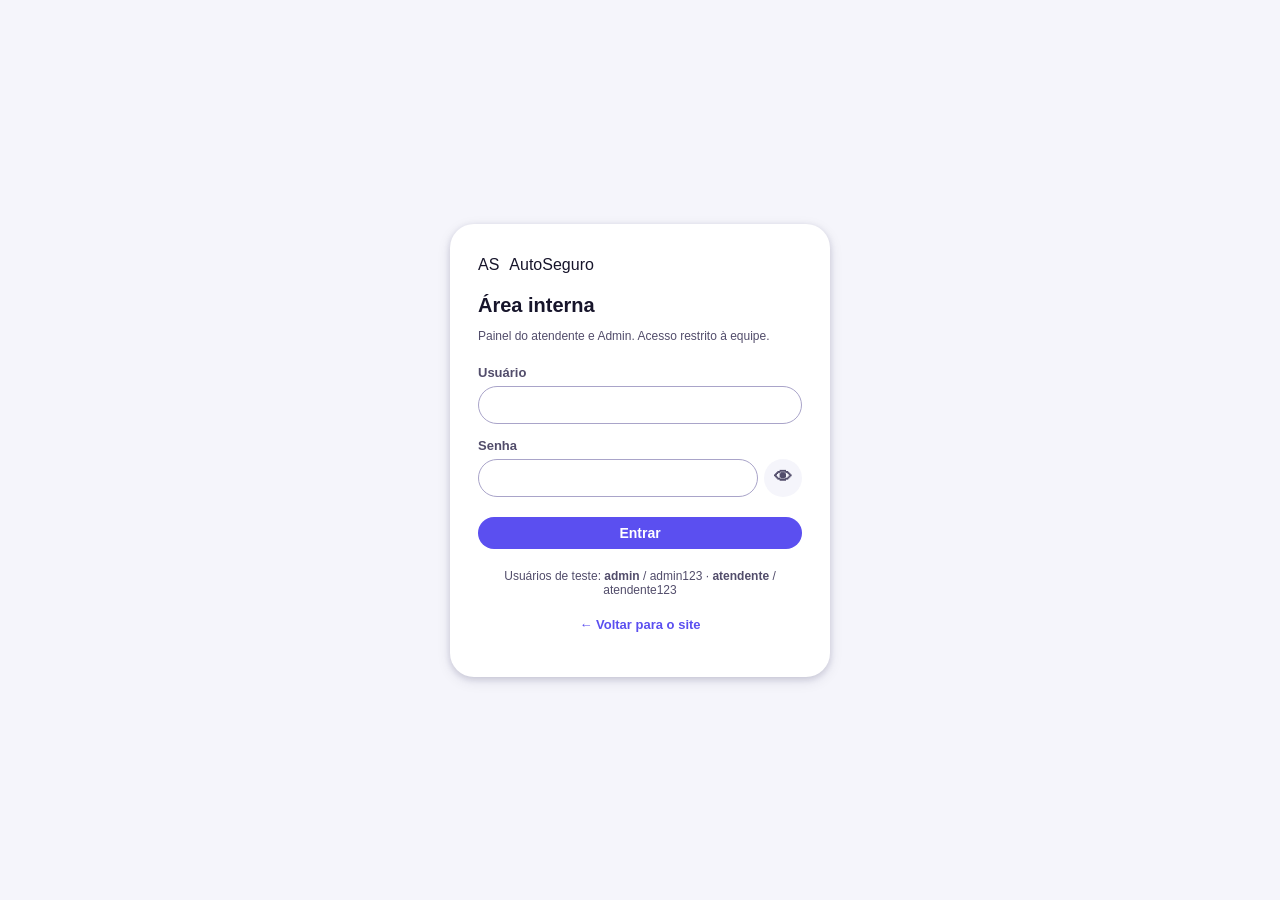
<file: web-ui/meus-dados.html>
<!DOCTYPE html>
<html lang="pt-BR">
<head>
<meta charset="UTF-8" />
<meta name="viewport" content="width=device-width, initial-scale=1.0" />
<title>Meus dados — AutoSeguro</title>
<link rel="stylesheet" href="styles.css" />
<link rel="stylesheet" href="login.css" />
<link rel="stylesheet" href="admin.css" />
<link rel="stylesheet" href="meus-dados.css" />
</head>
<body>
  <div class="app-shell">
    <header class="topbar">
      <div class="topbar__title">
        <span class="topbar__avatar">AS</span>
        <div>
          <div class="topbar__name">Meus dados</div>
          <div class="topbar__status" id="meus-dados-status">—</div>
        </div>
      </div>
      <div class="topbar__actions">
        <a class="topbar-avatar-link" id="topbar-avatar-usuario" href="meus-dados.html" title="Meus dados"></a>
        <span class="topbar__user" id="topbar-usuario"></span>
        <div class="menu-sanfona">
          <button class="btn btn--icon" id="btn-menu" title="Menu" aria-label="Abrir menu" aria-expanded="false">
            <svg viewBox="0 0 24 24" width="20" height="20" fill="currentColor" aria-hidden="true">
              <rect x="3" y="5" width="18" height="2.2" rx="1.1"/>
              <rect x="3" y="11" width="18" height="2.2" rx="1.1"/>
              <rect x="3" y="17" width="18" height="2.2" rx="1.1"/>
            </svg>
          </button>
          <div class="menu-sanfona__painel" id="menu-painel" hidden>
            <a class="menu-sanfona__item" href="index.html">Ver site</a>
            <a class="menu-sanfona__item" href="atendente.html">Painel do atendente</a>
            <a class="menu-sanfona__item" href="relatorios.html">Relatórios</a>
            <a class="menu-sanfona__item" href="docs.html">Documentação</a>
            <a class="menu-sanfona__item" href="meus-dados.html">
              <span class="menu-sanfona__icon">🖼️</span> Meus dados
            </a>
            <a class="menu-sanfona__item" href="usuarios.html" id="link-usuarios">
              <span class="menu-sanfona__icon">👤</span> Usuários
            </a>
            <a class="menu-sanfona__item" href="admin.html" id="link-admin">
              <span class="menu-sanfona__icon">⚙️</span> Configurações
            </a>
            <button class="menu-sanfona__item menu-sanfona__item--sair" id="btn-sair">Sair</button>
          </div>
        </div>
      </div>
    </header>

    <main class="admin-main">
      <div class="admin-col">
        <section class="card admin-card">
          <div class="card__label">Foto de perfil</div>
          <p class="hint">Aparece ao lado do seu nome nos rankings de Relatórios e na lista de Usuários.</p>

          <div class="meus-dados-foto">
            <span id="foto-atual"></span>
            <div class="meus-dados-foto__acoes">
              <input id="input-foto" type="file" accept="image/*" />
              <span class="hint" style="margin:4px 0 0">Até 500KB.</span>
            </div>
          </div>

          <div class="meus-dados-botoes">
            <button class="btn btn--filled" id="btn-salvar-foto">Salvar foto</button>
            <button class="btn btn--outline" id="btn-remover-foto">Remover foto</button>
          </div>
          <p class="login-erro" id="foto-erro" hidden></p>
          <p class="sucesso-msg" id="foto-sucesso" hidden></p>
        </section>
      </div>
    </main>
  </div>

  <script src="config.js"></script>
  <script src="auth.js"></script>
  <script src="avatar.js"></script>
  <script src="menu.js"></script>
  <script src="meus-dados.js"></script>
</body>
</html>
</file>
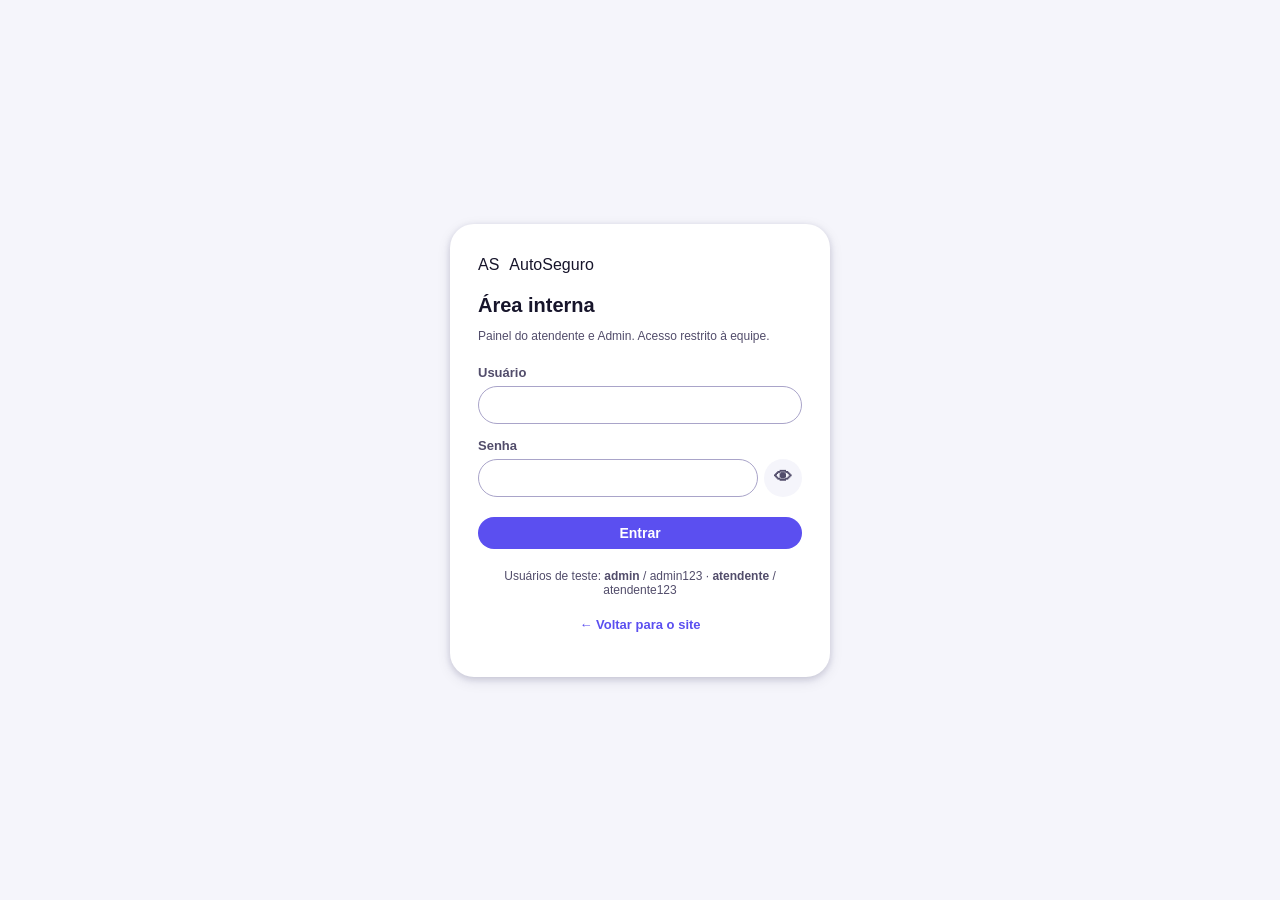
<file: web-ui/relatorios.html>
<!DOCTYPE html>
<html lang="pt-BR">
<head>
<meta charset="UTF-8" />
<meta name="viewport" content="width=device-width, initial-scale=1.0" />
<title>Relatórios — AutoSeguro</title>
<link rel="stylesheet" href="styles.css" />
<link rel="stylesheet" href="admin.css" />
<link rel="stylesheet" href="relatorios.css" />
</head>
<body>
  <div class="app-shell">
    <header class="topbar">
      <div class="topbar__title">
        <span class="topbar__avatar">AS</span>
        <div>
          <div class="topbar__name">Relatórios</div>
          <div class="topbar__status">Atendimentos humanos ao longo do tempo</div>
        </div>
      </div>
      <div class="topbar__actions">
        <a class="topbar-avatar-link" id="topbar-avatar-usuario" href="meus-dados.html" title="Meus dados"></a>
        <span class="topbar__user" id="topbar-usuario"></span>
        <div class="menu-sanfona">
          <button class="btn btn--icon" id="btn-menu" title="Menu" aria-label="Abrir menu" aria-expanded="false">
            <svg viewBox="0 0 24 24" width="20" height="20" fill="currentColor" aria-hidden="true">
              <rect x="3" y="5" width="18" height="2.2" rx="1.1"/>
              <rect x="3" y="11" width="18" height="2.2" rx="1.1"/>
              <rect x="3" y="17" width="18" height="2.2" rx="1.1"/>
            </svg>
          </button>
          <div class="menu-sanfona__painel" id="menu-painel" hidden>
            <a class="menu-sanfona__item" href="index.html">Ver site</a>
            <a class="menu-sanfona__item" href="atendente.html">Painel do atendente</a>
            <a class="menu-sanfona__item" href="relatorios.html">Relatórios</a>
            <a class="menu-sanfona__item" href="docs.html">Documentação</a>
            <a class="menu-sanfona__item" href="meus-dados.html">
              <span class="menu-sanfona__icon">🖼️</span> Meus dados
            </a>
            <a class="menu-sanfona__item" href="usuarios.html" id="link-usuarios">
              <span class="menu-sanfona__icon">👤</span> Usuários
            </a>
            <a class="menu-sanfona__item" href="admin.html" id="link-admin">
              <span class="menu-sanfona__icon">⚙️</span> Configurações
            </a>
            <button class="menu-sanfona__item menu-sanfona__item--sair" id="btn-sair">Sair</button>
          </div>
        </div>
      </div>
    </header>

    <main class="admin-main">
      <div class="admin-col rel-col">

        <section class="card admin-card">
          <div class="card__label">Filtros</div>
          <div class="rel-filtros">
            <label class="rel-filtro">
              <span>Período (início)</span>
              <input type="date" id="filtro-inicio" class="composer__input" />
            </label>
            <label class="rel-filtro">
              <span>Período (fim)</span>
              <input type="date" id="filtro-fim" class="composer__input" />
            </label>
            <label class="rel-filtro">
              <span>Nota mínima</span>
              <input type="number" id="filtro-nota-min" class="composer__input" min="1" max="10" placeholder="1" />
            </label>
            <label class="rel-filtro">
              <span>Nota máxima</span>
              <input type="number" id="filtro-nota-max" class="composer__input" min="1" max="10" placeholder="10" />
            </label>
            <label class="rel-filtro rel-filtro--largo">
              <span>Atendente</span>
              <input type="text" id="filtro-atendente" class="composer__input" placeholder="Nome (parcial)" autocomplete="off" />
            </label>
          </div>
          <div class="rel-filtros-botoes">
            <button class="btn btn--filled" id="btn-aplicar-filtros" style="width:auto">Aplicar filtros</button>
            <button class="btn btn--outline" id="btn-limpar-filtros" style="width:auto">Limpar</button>
          </div>
        </section>

        <div class="rel-resumo">
          <div class="card admin-card rel-resumo__card">
            <div class="card__label">Atendimentos hoje</div>
            <div class="card__value rel-resumo__valor" id="rel-hoje">—</div>
          </div>
          <div class="card admin-card rel-resumo__card">
            <div class="card__label">Total no período filtrado</div>
            <div class="card__value rel-resumo__valor" id="rel-total">—</div>
          </div>
        </div>

        <section class="card admin-card">
          <div class="card__label">Atendimentos por dia</div>
          <div id="rel-grafico">carregando…</div>
        </section>

        <div class="rel-rankings">
          <section class="card admin-card">
            <div class="card__label">Quem mais atendeu</div>
            <div id="rel-ranking-volume">—</div>
          </section>
          <section class="card admin-card">
            <div class="card__label">Melhores notas</div>
            <div id="rel-ranking-notas">—</div>
          </section>
        </div>

      </div>
    </main>
  </div>

  <script src="config.js"></script>
  <script src="auth.js"></script>
  <script src="avatar.js"></script>
  <script src="menu.js"></script>
  <script src="relatorios.js"></script>
</body>
</html>
</file>
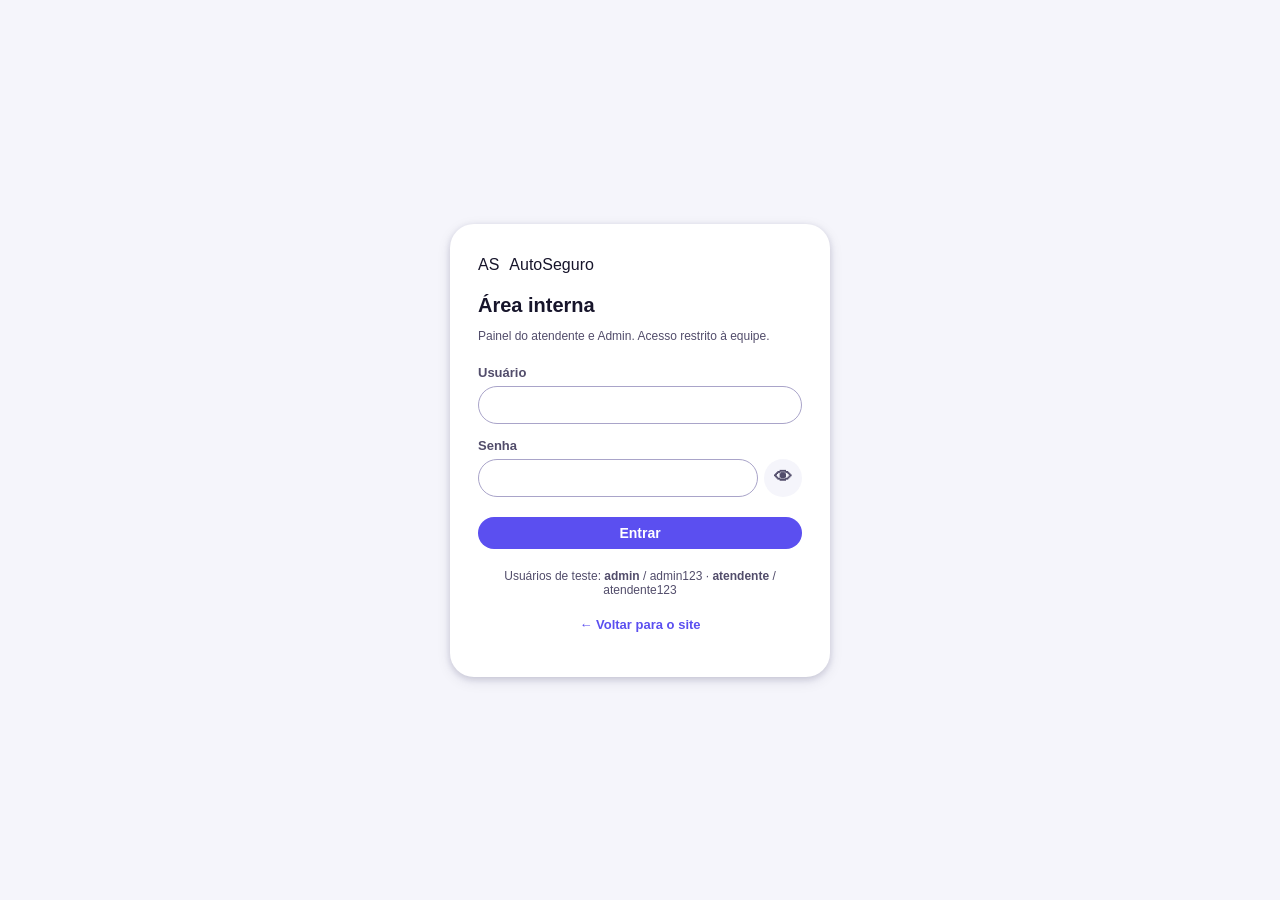
<file: web-ui/usuarios.html>
<!DOCTYPE html>
<html lang="pt-BR">
<head>
<meta charset="UTF-8" />
<meta name="viewport" content="width=device-width, initial-scale=1.0" />
<title>Usuários — AutoSeguro</title>
<link rel="stylesheet" href="styles.css" />
<link rel="stylesheet" href="login.css" />
<link rel="stylesheet" href="admin.css" />
<link rel="stylesheet" href="usuarios.css" />
</head>
<body>
  <div class="app-shell">
    <header class="topbar">
      <div class="topbar__title">
        <span class="topbar__avatar">AS</span>
        <div>
          <div class="topbar__name">Usuários</div>
          <div class="topbar__status">Menu interno — só administradores</div>
        </div>
      </div>
      <div class="topbar__actions">
        <a class="topbar-avatar-link" id="topbar-avatar-usuario" href="meus-dados.html" title="Meus dados"></a>
        <span class="topbar__user" id="topbar-usuario"></span>
        <div class="menu-sanfona">
          <button class="btn btn--icon" id="btn-menu" title="Menu" aria-label="Abrir menu" aria-expanded="false">
            <svg viewBox="0 0 24 24" width="20" height="20" fill="currentColor" aria-hidden="true">
              <rect x="3" y="5" width="18" height="2.2" rx="1.1"/>
              <rect x="3" y="11" width="18" height="2.2" rx="1.1"/>
              <rect x="3" y="17" width="18" height="2.2" rx="1.1"/>
            </svg>
          </button>
          <div class="menu-sanfona__painel" id="menu-painel" hidden>
            <a class="menu-sanfona__item" href="index.html">Ver site</a>
            <a class="menu-sanfona__item" href="atendente.html">Painel do atendente</a>
            <a class="menu-sanfona__item" href="relatorios.html">Relatórios</a>
            <a class="menu-sanfona__item" href="docs.html">Documentação</a>
            <a class="menu-sanfona__item" href="meus-dados.html">
              <span class="menu-sanfona__icon">🖼️</span> Meus dados
            </a>
            <a class="menu-sanfona__item" href="usuarios.html" id="link-usuarios">
              <span class="menu-sanfona__icon">👤</span> Usuários
            </a>
            <a class="menu-sanfona__item" href="admin.html" id="link-admin">
              <span class="menu-sanfona__icon">⚙️</span> Configurações
            </a>
            <button class="menu-sanfona__item menu-sanfona__item--sair" id="btn-sair">Sair</button>
          </div>
        </div>
      </div>
    </header>

    <main class="admin-main">
      <div class="admin-col">

        <section class="card admin-card">
          <div class="card__label">Novo usuário</div>
          <p class="hint">Quem cadastra escolhe o perfil da nova conta.</p>
          <form id="form-novo-usuario">
            <label class="login-field" style="margin-top:6px">
              <span>Nome</span>
              <input id="input-nome" class="composer__input" type="text" autocomplete="off" required />
            </label>
            <label class="login-field">
              <span>Usuário (login)</span>
              <input id="input-usuario" class="composer__input" type="text" autocomplete="off" required />
            </label>
            <label class="login-field">
              <span>Senha</span>
              <div class="admin-password-field">
                <input id="input-senha" class="composer__input" type="password" autocomplete="off"
                  minlength="6" required />
                <button type="button" class="btn btn--icon admin-eye" id="btn-mostrar-senha"
                  title="Mostrar/ocultar" aria-label="Mostrar ou ocultar senha">👁</button>
              </div>
              <span class="hint" style="margin:0">Mínimo de 6 caracteres.</span>
            </label>

            <label class="login-field">
              <span>Foto (opcional)</span>
              <div class="usuarios-foto-campo">
                <span id="foto-preview"></span>
                <input id="input-foto" type="file" accept="image/*" />
              </div>
              <span class="hint" style="margin:0">Até 500KB.</span>
            </label>

            <div class="login-field">
              <span>Perfil</span>
              <div class="admin-options" style="margin:6px 0 0">
                <label class="admin-option">
                  <input type="radio" name="papel" value="atendente" checked />
                  <div>
                    <strong>Atendente</strong>
                    <p>Atende conversas encaminhadas para humano, registra soluções e finaliza atendimentos.</p>
                  </div>
                </label>
                <label class="admin-option">
                  <input type="radio" name="papel" value="admin" />
                  <div>
                    <strong>Admin</strong>
                    <p>Tudo do atendente, mais: aprova base de conhecimento, cadastra usuários e configura o sistema.</p>
                  </div>
                </label>
              </div>
            </div>

            <button class="btn btn--filled" type="submit" id="btn-criar-usuario">Criar usuário</button>
            <p class="login-erro" id="usuario-erro" hidden></p>
            <p class="sucesso-msg" id="usuario-sucesso" hidden></p>
          </form>
        </section>

        <section class="card admin-card">
          <div class="card__label">Usuários cadastrados</div>
          <div class="usuarios-lista" id="usuarios-lista">carregando…</div>
        </section>

      </div>
    </main>
  </div>

  <script src="config.js"></script>
  <script src="auth.js"></script>
  <script src="avatar.js"></script>
  <script src="menu.js"></script>
  <script src="usuarios.js"></script>
</body>
</html>
</file>
<file: web-ui/styles.css>
/* Paleta "insurtech" - indigo/violeta vibrante com accent rosa e verde de
   contraste para CTAs (referencia visual: concorrentes digitais do setor).
   Tokens definidos como custom properties, com variante dark via prefers-color-scheme. */
:root {
  --md-primary: #5b4ff0;
  --md-on-primary: #ffffff;
  --md-primary-container: #e7e4ff;
  --md-on-primary-container: #241a6b;

  --md-accent-pink: #e63888;
  --md-accent-green: #22c55e;
  --md-on-accent-green: #ffffff;

  --md-surface: #ffffff;
  --md-on-surface: #17152b;
  --md-surface-variant: #eceafc;
  --md-on-surface-variant: #524d6b;

  --md-background: #f5f5fb;
  --md-outline: #a9a4c9;

  --md-navy: #14142b;
  --md-on-navy: #f0f0fa;
  --md-navy-variant: #2a2850;

  --md-lead-bubble: #d9fdd3;
  --md-agent-bubble: #ffffff;

  --md-elevation-1: 0 1px 2px rgba(23,17,64,0.10), 0 1px 3px 1px rgba(23,17,64,0.08);
  --md-elevation-2: 0 2px 6px rgba(23,17,64,0.14), 0 4px 14px rgba(23,17,64,0.10);

  --md-radius-s: 8px;
  --md-radius-m: 16px;
  --md-radius-l: 24px;
  --md-radius-xl: 32px;

  --md-font: "Segoe UI", Roboto, "Helvetica Neue", Arial, sans-serif;
}

@media (prefers-color-scheme: dark) {
  :root {
    --md-primary: #b3aeff;
    --md-on-primary: #221a68;
    --md-primary-container: #3a3186;
    --md-on-primary-container: #e7e4ff;

    --md-surface: #1b1933;
    --md-on-surface: #eae8f7;
    --md-surface-variant: #322e54;
    --md-on-surface-variant: #c8c3e6;

    --md-background: #121026;
    --md-outline: #6d6796;

    --md-lead-bubble: #1f4f33;
    --md-agent-bubble: #262244;
  }
}

* { box-sizing: border-box; }

/* Garante que [hidden] SEMPRE esconde, mesmo quando o elemento tem seu proprio
   "display: flex/grid/block" declarado em algum lugar (author CSS vence a
   regra padrao [hidden]{display:none} do navegador por origem da cascata,
   independente de especificidade - ja mordeu o .whatsapp-fab e o
   .menu-sanfona__item nesta mesma base de codigo). Regra global, uma vez so,
   em vez de remendar selector por selector toda vez que aparece de novo. */
[hidden] { display: none !important; }

html, body {
  height: 100%;
  margin: 0;
  font-family: var(--md-font);
  background: var(--md-background);
  color: var(--md-on-surface);
}

.app-shell {
  display: flex;
  flex-direction: column;
  height: 100vh;
}

/* Top app bar */
.topbar {
  display: flex;
  align-items: center;
  justify-content: space-between;
  padding: 10px 16px;
  background: var(--md-primary);
  color: var(--md-on-primary);
  box-shadow: var(--md-elevation-2);
  z-index: 2;
}
.topbar__title { display: flex; align-items: center; gap: 12px; }
.topbar__avatar {
  width: 40px; height: 40px; border-radius: 50%;
  background: var(--md-primary-container);
  color: var(--md-on-primary-container);
  display: flex; align-items: center; justify-content: center;
  font-weight: 600; font-size: 14px;
}
.topbar__name { font-size: 16px; font-weight: 600; }
.topbar__status { font-size: 12px; opacity: 0.85; }
.topbar__actions { display: flex; align-items: center; gap: 4px; }
.topbar__user { font-size: 12.5px; opacity: 0.85; margin-right: 8px; }

/* Buttons (MD3-ish) */
.btn {
  border: none; cursor: pointer; font-family: inherit;
  border-radius: 20px; padding: 8px 16px; font-size: 14px; font-weight: 600;
  transition: background-color 120ms ease, box-shadow 120ms ease;
}
.btn--text { background: transparent; color: var(--md-on-primary); }
.btn--text:hover { background: rgba(255,255,255,0.14); }
.btn--icon {
  background: transparent; color: var(--md-on-primary);
  width: 36px; height: 36px; padding: 0; border-radius: 50%; font-size: 18px;
}
.btn--icon:hover { background: rgba(255,255,255,0.14); }

/* Campo de senha com botao de mostrar/ocultar - usado no login e no Admin.
   Precisa vir DEPOIS de .btn--icon (mesma especificidade) para o texto escuro
   vencer a cor clara pensada para icones sobre fundo colorido (topbar). */
.admin-password-field { display: flex; align-items: center; gap: 6px; }
.admin-password-field .composer__input { flex: 1; }
.admin-eye {
  width: 38px; height: 38px;
  color: var(--md-on-surface-variant);
  background: var(--md-background);
  flex-shrink: 0;
  border-radius: 50%;
}
.admin-eye:hover { background: var(--md-surface-variant); }
.btn--fab {
  width: 44px; height: 44px; border-radius: 50%; padding: 0;
  background: var(--md-primary); color: var(--md-on-primary);
  font-size: 16px; box-shadow: var(--md-elevation-1);
  flex-shrink: 0;
}
.btn--fab:hover { box-shadow: var(--md-elevation-2); }

/* Avatar (foto do usuario, ou img/userdefault.jpg se nao tiver) - usado na
   lista de Usuarios, nos rankings de Relatorios, na topbar e em Meus dados. */
.avatar {
  border-radius: 50%;
  object-fit: cover;
  flex-shrink: 0;
  background: var(--md-surface-variant);
}

/* Menu sanfona (hamburguer) da topbar - compartilhado por todas as paginas
   internas (atendente.html e as satelites: admin/docs/usuarios/relatorios/
   meus-dados). Toggle generico fica em menu.js. */
.menu-sanfona { position: relative; }
.menu-sanfona__painel {
  position: absolute;
  top: calc(100% + 8px);
  right: 0;
  min-width: 220px;
  background: var(--md-surface);
  color: var(--md-on-surface);
  border-radius: var(--md-radius-m);
  box-shadow: var(--md-elevation-2);
  padding: 6px;
  display: flex;
  flex-direction: column;
  z-index: 30;
}
.menu-sanfona__painel[hidden] { display: none; }
.menu-sanfona__item {
  display: flex;
  align-items: center;
  gap: 8px;
  width: 100%;
  text-align: left;
  background: transparent;
  border: none;
  border-radius: var(--md-radius-s);
  padding: 10px 12px;
  font-size: 14px;
  font-weight: 600;
  font-family: inherit;
  color: var(--md-on-surface);
  text-decoration: none;
  cursor: pointer;
}
.menu-sanfona__item:hover { background: var(--md-background); }
.menu-sanfona__item--sair { color: #b3261e; }
.menu-sanfona__icon { font-size: 15px; }

/* Bolinha da topbar com a foto de quem esta logado - leva para Meus dados. */
.topbar-avatar-link {
  display: flex;
  border-radius: 50%;
  box-shadow: 0 0 0 2px rgba(255,255,255,0.6);
  transition: box-shadow 120ms ease;
}
.topbar-avatar-link:hover { box-shadow: 0 0 0 2px rgba(255,255,255,0.95); }
.topbar-avatar-link[hidden] { display: none; }

/* Mensagem de sucesso inline em formularios (Usuarios, Meus dados etc). */
.sucesso-msg { color: #146c43; font-size: 13px; margin: 10px 0 0; }
.sucesso-msg[hidden] { display: none; }
.btn--filled {
  background: var(--md-primary); color: var(--md-on-primary);
  width: 100%; margin-top: 8px;
}
.btn--filled:hover { filter: brightness(1.08); }
.btn--accent {
  background: var(--md-accent-green); color: var(--md-on-accent-green);
}
.btn--accent:hover { filter: brightness(1.06); }

/* Layout */
.content {
  flex: 1;
  display: flex;
  min-height: 0;
}

.chat {
  flex: 1;
  display: flex;
  flex-direction: column;
  min-width: 0;
  background:
    radial-gradient(circle at 20% 10%, rgba(20,108,67,0.05), transparent 40%),
    var(--md-background);
}

.chat__messages {
  flex: 1;
  overflow-y: auto;
  padding: 16px;
  display: flex;
  flex-direction: column;
  gap: 6px;
}

.bubble {
  max-width: min(75%, 480px);
  padding: 8px 12px;
  border-radius: var(--md-radius-m);
  font-size: 14.5px;
  line-height: 1.4;
  box-shadow: var(--md-elevation-1);
  white-space: pre-wrap;
  word-wrap: break-word;
}
.bubble--lead {
  align-self: flex-end;
  background: var(--md-lead-bubble);
  color: var(--md-on-surface);
  border-bottom-right-radius: 4px;
}
.bubble--agent {
  align-self: flex-start;
  background: var(--md-agent-bubble);
  color: var(--md-on-surface);
  border-bottom-left-radius: 4px;
}
.bubble--system {
  align-self: center;
  background: var(--md-surface-variant);
  color: var(--md-on-surface-variant);
  font-size: 12.5px;
  border-radius: var(--md-radius-s);
}
.bubble--atendente {
  align-self: flex-start;
  background: var(--md-primary-container);
  color: var(--md-on-primary-container);
  border-bottom-left-radius: 4px;
}
.bubble__role-label {
  font-size: 10px;
  font-weight: 700;
  text-transform: uppercase;
  letter-spacing: 0.04em;
  opacity: 0.75;
  margin-bottom: 2px;
}
.bubble__meta {
  display: block;
  margin-top: 4px;
  font-size: 10.5px;
  opacity: 0.6;
  text-align: right;
}

/* Botao de microfone (Web Speech API) - reutilizado no widget do lead e no
   painel do atendente. */
.btn--mic {
  width: 40px;
  height: 40px;
  border-radius: 50%;
  padding: 0;
  color: var(--md-on-surface-variant);
  background: var(--md-background);
  flex-shrink: 0;
}
.btn--mic:hover { background: var(--md-surface-variant); }
.btn--mic:disabled { opacity: 0.4; cursor: not-allowed; }
.btn--mic.is-recording {
  background: var(--md-accent-green, #22c55e);
  color: #fff;
  animation: mic-pulse-verde 1.2s infinite;
}
.btn--mic.is-stopped {
  background: #d32f2f;
  color: #fff;
}
@keyframes mic-pulse-verde {
  0%   { box-shadow: 0 0 0 0 rgba(34,197,94,0.5); }
  70%  { box-shadow: 0 0 0 9px rgba(34,197,94,0); }
  100% { box-shadow: 0 0 0 0 rgba(34,197,94,0); }
}

.chat__composer {
  display: flex;
  align-items: center;
  gap: 8px;
  padding: 10px 16px;
  background: var(--md-surface);
  border-top: 1px solid var(--md-surface-variant);
}
.composer__input {
  flex: 1;
  border: 1px solid var(--md-outline);
  border-radius: var(--md-radius-l);
  padding: 10px 16px;
  font-size: 14px;
  font-family: inherit;
  background: var(--md-surface);
  color: var(--md-on-surface);
  outline: none;
}
.composer__input:focus { border-color: var(--md-primary); }
/* O autofill do Chrome forca cor de fundo/texto propria (ignora a nossa) e as
   vezes resulta em texto claro sobre fundo claro - forca de volta os tokens. */
.composer__input:-webkit-autofill,
.composer__input:-webkit-autofill:hover,
.composer__input:-webkit-autofill:focus {
  -webkit-text-fill-color: var(--md-on-surface);
  box-shadow: 0 0 0 1000px var(--md-surface) inset;
  transition: background-color 9999s ease-in-out 0s;
}
.composer__input--area {
  border-radius: var(--md-radius-s);
  resize: vertical;
  min-height: 48px;
  width: 100%;
}

/* Debug/trace side panel */
.debug-panel {
  width: 320px;
  flex-shrink: 0;
  background: var(--md-surface);
  border-left: 1px solid var(--md-surface-variant);
  padding: 16px;
  overflow-y: auto;
}
.debug-panel[hidden] { display: none; }
.debug-panel__title {
  font-size: 14px;
  text-transform: uppercase;
  letter-spacing: 0.06em;
  color: var(--md-on-surface-variant);
  margin: 0 0 12px;
}

.card {
  background: var(--md-background);
  border-radius: var(--md-radius-s);
  padding: 12px;
  margin-bottom: 12px;
  box-shadow: var(--md-elevation-1);
}
.card__label {
  font-size: 11px;
  text-transform: uppercase;
  letter-spacing: 0.04em;
  color: var(--md-on-surface-variant);
  margin-bottom: 4px;
}
.card__value { font-size: 14px; font-weight: 600; }
.card__pre {
  font-family: "Cascadia Code", Consolas, monospace;
  font-size: 12px;
  margin: 0;
  white-space: pre-wrap;
  word-break: break-word;
}
.hint { font-size: 12px; color: var(--md-on-surface-variant); margin: 8px 0; }

.debug-attempts { display: flex; flex-direction: column; gap: 6px; }
.attempt-row {
  font-size: 12px;
  font-family: "Cascadia Code", Consolas, monospace;
  padding: 6px 8px;
  border-radius: 6px;
  background: var(--md-surface-variant);
  color: var(--md-on-surface-variant);
}
.attempt-row--sucesso { background: var(--md-primary-container); color: var(--md-on-primary-container); }
.attempt-row--erro_infra { background: #fdecea; color: #7a1c1c; }
.attempt-row--recusa_negocio { background: #fff4d6; color: #6b4e00; }

.kb-entry {
  font-size: 12px;
  padding: 8px;
  border-radius: 6px;
  background: var(--md-surface-variant);
  margin-bottom: 6px;
}
.kb-entry button {
  margin-top: 6px;
  font-size: 11px;
  padding: 4px 10px;
}

/* Status chip colors reflect conversation state */
.status--handoff { color: #ffdad6 !important; }
.status--fechado { color: #bbf7d0 !important; }
.status--perdido, .status--perdido_recusa { color: #f5d0d0 !important; }
</file>
<file: web-ui/landing.css>
/* Landing institucional - inspirada em insurtechs digitais: indigo vibrante,
   cards brancos flutuantes, blobs de gradiente, seções com fundo cheio.
   Reaproveita os tokens definidos em styles.css. */

body { overflow-x: hidden; background: var(--md-background); }

.nav {
  display: flex;
  align-items: center;
  justify-content: space-between;
  padding: 20px 48px;
  position: sticky;
  top: 0;
  background: color-mix(in srgb, var(--md-surface) 88%, transparent);
  backdrop-filter: blur(10px);
  z-index: 10;
  border-bottom: 1px solid var(--md-surface-variant);
}
.nav__brand { display: flex; align-items: center; gap: 10px; }
.nav__logo {
  width: 34px; height: 34px; border-radius: 50%;
  background: var(--md-primary); color: var(--md-on-primary);
  display: flex; align-items: center; justify-content: center;
  font-weight: 700; font-size: 13px;
}
.nav__name { font-weight: 600; font-size: 16px; letter-spacing: -0.01em; }
.nav__links { display: flex; align-items: center; gap: 26px; font-size: 14px; }
.nav__links a { color: var(--md-on-surface-variant); text-decoration: none; }
.nav__links a:hover { color: var(--md-on-surface); }
.nav__staff {
  padding: 8px 16px;
  border-radius: 20px;
  border: 1px solid var(--md-outline);
  color: var(--md-on-surface) !important;
}

/* ---------------------------------------------------------------- hero -- */

.hero {
  position: relative;
  display: flex;
  align-items: center;
  gap: 64px;
  max-width: 1180px;
  margin: 0 auto;
  padding: 96px 48px 72px;
  overflow: hidden;
}
.hero__blob {
  position: absolute;
  border-radius: 50%;
  filter: blur(70px);
  opacity: 0.35;
  z-index: 0;
  pointer-events: none;
}
.hero__blob--1 {
  width: 420px; height: 420px;
  top: -120px; right: -60px;
  background: radial-gradient(circle, var(--md-primary), transparent 70%);
}
.hero__blob--2 {
  width: 320px; height: 320px;
  bottom: -140px; left: 10%;
  background: radial-gradient(circle, var(--md-accent-pink), transparent 70%);
}

.hero__copy { flex: 1 1 480px; position: relative; z-index: 1; }
.hero__eyebrow {
  color: var(--md-accent-pink);
  font-weight: 700;
  font-size: 13px;
  text-transform: uppercase;
  letter-spacing: 0.08em;
  margin: 0 0 16px;
}
.hero__title {
  font-size: clamp(32px, 4vw, 50px);
  line-height: 1.1;
  letter-spacing: -0.02em;
  margin: 0 0 20px;
  font-weight: 800;
}
.hero__subtitle {
  font-size: 17px;
  line-height: 1.6;
  color: var(--md-on-surface-variant);
  max-width: 46ch;
  margin: 0 0 28px;
}
.hero__actions { display: flex; align-items: center; gap: 20px; flex-wrap: wrap; margin-bottom: 24px; }
.btn--lg { padding: 15px 30px; font-size: 15px; border-radius: 999px; font-weight: 700; }
.hero__link { color: var(--md-on-surface); font-size: 14px; font-weight: 600; text-decoration: none; }
.hero__link:hover { color: var(--md-primary); }

.hero__badges { display: flex; gap: 10px; flex-wrap: wrap; }
.pill {
  display: inline-flex;
  align-items: center;
  gap: 6px;
  background: var(--md-surface);
  border: 1px solid var(--md-surface-variant);
  color: var(--md-on-surface-variant);
  border-radius: 999px;
  padding: 7px 14px;
  font-size: 13px;
  box-shadow: var(--md-elevation-1);
}
.pill strong { color: var(--md-on-surface); }
.pill--live { color: var(--md-on-surface); font-weight: 600; }
.pill__dot {
  width: 8px; height: 8px; border-radius: 50%;
  background: var(--md-accent-green);
  box-shadow: 0 0 0 3px color-mix(in srgb, var(--md-accent-green) 25%, transparent);
}

.hero__art { flex: 1 1 380px; position: relative; z-index: 1; display: flex; justify-content: center; }
.hero__card {
  width: 100%;
  max-width: 360px;
  background: var(--md-surface);
  border-radius: var(--md-radius-xl);
  box-shadow: var(--md-elevation-2);
  padding: 20px;
  display: flex;
  flex-direction: column;
  gap: 10px;
  transform: rotate(-1.5deg);
}
.hero__card-row {
  padding: 10px 14px;
  border-radius: var(--md-radius-m);
  font-size: 13.5px;
  line-height: 1.4;
  max-width: 88%;
}
.hero__card-row--lead {
  align-self: flex-end;
  background: var(--md-lead-bubble);
  border-bottom-right-radius: 4px;
}
.hero__card-row--agent {
  align-self: flex-start;
  background: var(--md-surface-variant);
  border-bottom-left-radius: 4px;
}
.hero__card-row--quote {
  align-self: center;
  max-width: 100%;
  background: var(--md-primary-container);
  color: var(--md-on-primary-container);
  font-weight: 700;
  text-align: center;
}
.hero__float-card {
  position: absolute;
  bottom: -18px;
  left: -10px;
  display: flex;
  align-items: center;
  gap: 12px;
  background: var(--md-surface);
  border-radius: var(--md-radius-l);
  box-shadow: var(--md-elevation-2);
  padding: 14px 18px;
  font-size: 13px;
  transform: rotate(1.5deg);
}
.hero__float-icon {
  width: 32px; height: 32px; border-radius: 50%; flex-shrink: 0;
  background: var(--md-accent-green); color: #fff;
  display: flex; align-items: center; justify-content: center;
  font-weight: 700;
}
.hero__float-muted { color: var(--md-on-surface-variant); font-size: 12px; }

/* --------------------------------------------------------------- section -- */

.section {
  max-width: 1180px;
  margin: 0 auto;
  padding: 72px 48px;
}
.section--muted { background: var(--md-surface-variant); max-width: none; }
.section--muted > * { max-width: 1180px; margin-left: auto; margin-right: auto; }
.section__title {
  font-size: 28px;
  font-weight: 800;
  letter-spacing: -0.01em;
  text-align: center;
  margin: 0 0 12px;
}
.section__subtitle {
  text-align: center;
  color: var(--md-on-surface-variant);
  font-size: 14.5px;
  margin: 0 0 40px;
}
.section__footnote {
  text-align: center;
  color: var(--md-on-surface-variant);
  font-size: 13px;
  margin: 28px 0 0;
}

/* ----------------------------------------------------------------- planos -- */

.plans {
  display: grid;
  grid-template-columns: repeat(3, 1fr);
  gap: 24px;
  align-items: stretch;
}
.plan-card {
  position: relative;
  background: var(--md-surface);
  border: 1px solid var(--md-surface-variant);
  border-radius: var(--md-radius-l);
  padding: 28px 24px;
  display: flex;
  flex-direction: column;
  box-shadow: var(--md-elevation-1);
}
.plan-card--destaque {
  border-color: var(--md-primary);
  box-shadow: var(--md-elevation-2);
  transform: translateY(-8px);
}
.plan-card__badge {
  position: absolute;
  top: -13px; left: 50%;
  transform: translateX(-50%);
  background: var(--md-primary);
  color: var(--md-on-primary);
  font-size: 11px;
  font-weight: 700;
  text-transform: uppercase;
  letter-spacing: 0.04em;
  padding: 5px 14px;
  border-radius: 999px;
}
.plan-card__name { font-size: 15px; font-weight: 700; color: var(--md-on-surface-variant); }
.plan-card__price { font-size: 30px; font-weight: 800; margin: 6px 0 2px; }
.plan-card__price span { font-size: 14px; font-weight: 500; color: var(--md-on-surface-variant); }
.plan-card__franquia { font-size: 13px; color: var(--md-on-surface-variant); margin-bottom: 18px; }
.plan-card__list {
  list-style: none;
  margin: 0 0 24px;
  padding: 0;
  flex: 1;
  display: flex;
  flex-direction: column;
  gap: 10px;
  font-size: 14px;
}
.plan-card__list li { display: flex; align-items: center; gap: 8px; }
.plan-card__list li::before {
  content: "✓";
  display: inline-flex;
  align-items: center;
  justify-content: center;
  width: 20px; height: 20px;
  border-radius: 50%;
  background: var(--md-accent-green);
  color: #fff;
  font-size: 11px;
  font-weight: 700;
  flex-shrink: 0;
}
.btn--outline {
  background: transparent;
  border: 1.5px solid var(--md-primary);
  color: var(--md-primary);
  width: 100%;
  font-weight: 700;
  border-radius: 999px;
  padding: 12px;
}
.btn--outline:hover { background: var(--md-primary-container); }
.plan-card .btn--accent { border-radius: 999px; padding: 12px; font-weight: 700; }

/* ------------------------------------------------------------------ steps -- */

.steps {
  display: grid;
  grid-template-columns: repeat(3, 1fr);
  gap: 32px;
}
.step { text-align: left; }
.step__number {
  display: inline-flex;
  width: 34px; height: 34px;
  align-items: center; justify-content: center;
  border-radius: 50%;
  background: var(--md-primary-container);
  color: var(--md-on-primary-container);
  font-weight: 700; font-size: 14px;
  margin-bottom: 14px;
}
.step h3 { margin: 0 0 8px; font-size: 16px; }
.step p { margin: 0; color: var(--md-on-surface-variant); font-size: 14px; line-height: 1.55; }

/* ------------------------------------------------------------- por que -- */

.why-grid {
  display: grid;
  grid-template-columns: 1.1fr 1fr;
  gap: 48px;
  align-items: center;
}
.why-list { list-style: none; margin: 0; padding: 0; display: flex; flex-direction: column; gap: 18px; }
.why-list li {
  display: flex;
  align-items: flex-start;
  gap: 12px;
  font-size: 15px;
  line-height: 1.5;
  background: var(--md-surface);
  border-radius: var(--md-radius-m);
  padding: 14px 16px;
  box-shadow: var(--md-elevation-1);
}
.why-check {
  flex-shrink: 0;
  width: 24px; height: 24px;
  border-radius: 50%;
  background: var(--md-primary);
  color: var(--md-on-primary);
  display: flex; align-items: center; justify-content: center;
  font-size: 13px; font-weight: 700;
}
.why-cards {
  display: grid;
  grid-template-columns: repeat(2, 1fr);
  gap: 18px;
}
.why-card {
  background: var(--md-surface);
  border-radius: var(--md-radius-l);
  padding: 26px 18px;
  text-align: center;
  box-shadow: var(--md-elevation-1);
}
.why-card__icon {
  width: 52px; height: 52px;
  margin: 0 auto 12px;
  border-radius: 50%;
  display: flex; align-items: center; justify-content: center;
  font-size: 22px;
}
.why-card__icon--a { background: linear-gradient(135deg, #6C6BFA, #8B5CF6); }
.why-card__icon--b { background: linear-gradient(135deg, #22C55E, #10B981); }
.why-card__icon--c { background: linear-gradient(135deg, #F0327A, #FB7185); }
.why-card__icon--d { background: linear-gradient(135deg, #3B82F6, #22D3EE); }
.why-card__label { font-size: 13.5px; font-weight: 600; }

/* ----------------------------------------------------------- banda cheia -- */

.band {
  position: relative;
  background: var(--md-primary);
  color: var(--md-on-primary);
  overflow: hidden;
  padding: 80px 48px;
}
.band__blob {
  position: absolute;
  width: 600px; height: 600px;
  border-radius: 50%;
  top: -220px; right: -160px;
  background: radial-gradient(circle, rgba(255,255,255,0.16), transparent 70%);
  pointer-events: none;
}
.band__content { max-width: 1080px; margin: 0 auto; position: relative; z-index: 1; }
.band__eyebrow {
  color: var(--md-accent-pink);
  font-weight: 700;
  font-size: 13px;
  text-transform: uppercase;
  letter-spacing: 0.08em;
  margin: 0 0 14px;
}
.band__title {
  font-size: clamp(26px, 3.4vw, 40px);
  font-weight: 800;
  letter-spacing: -0.01em;
  max-width: 20ch;
  margin: 0 0 48px;
}
.band__stats {
  display: grid;
  grid-template-columns: repeat(3, 1fr);
  gap: 20px;
}
.stat-card {
  background: var(--md-surface);
  color: var(--md-on-surface);
  border-radius: var(--md-radius-l);
  padding: 24px;
  box-shadow: var(--md-elevation-2);
}
.stat-card__icon {
  width: 40px; height: 40px;
  border-radius: 50%;
  display: flex; align-items: center; justify-content: center;
  font-size: 18px;
  margin-bottom: 14px;
}
.stat-card__icon--a { background: var(--md-primary-container); }
.stat-card__icon--b { background: #FCE7F3; }
.stat-card__icon--c { background: #DCFCE7; }
.stat-card__value { font-size: 22px; font-weight: 800; }
.stat-card__label { font-size: 13px; color: var(--md-on-surface-variant); margin-top: 4px; }

/* -------------------------------------------------------------------- faq -- */

.faq { max-width: 760px; margin: 0 auto; display: flex; flex-direction: column; gap: 12px; }
.faq-item {
  background: var(--md-surface);
  border: 1px solid var(--md-surface-variant);
  border-radius: var(--md-radius-m);
  overflow: hidden;
}
.faq-item__question {
  width: 100%;
  display: flex;
  align-items: center;
  justify-content: space-between;
  gap: 12px;
  background: transparent;
  border: none;
  cursor: pointer;
  font: inherit;
  font-weight: 700;
  font-size: 15px;
  color: var(--md-on-surface);
  text-align: left;
  padding: 18px 20px;
}
.faq-item__icon {
  flex-shrink: 0;
  width: 26px; height: 26px;
  border-radius: 50%;
  background: var(--md-primary-container);
  color: var(--md-on-primary-container);
  display: flex; align-items: center; justify-content: center;
  font-size: 16px;
  transition: transform 150ms ease;
}
.faq-item--aberto .faq-item__icon { transform: rotate(45deg); }
.faq-item__answer {
  max-height: 0;
  overflow: hidden;
  transition: max-height 200ms ease;
}
.faq-item--aberto .faq-item__answer { max-height: 200px; }
.faq-item__answer p {
  margin: 0;
  padding: 0 20px 20px;
  color: var(--md-on-surface-variant);
  font-size: 14px;
  line-height: 1.6;
}

/* ----------------------------------------------------------------- footer -- */

.footer {
  background: var(--md-navy);
  color: var(--md-on-navy);
  padding: 56px 48px 28px;
}
.footer__top {
  max-width: 1180px;
  margin: 0 auto;
  display: grid;
  grid-template-columns: 1.4fr 1fr 1fr 1fr;
  gap: 32px;
  padding-bottom: 32px;
  border-bottom: 1px solid var(--md-navy-variant);
}
.footer__brand { display: flex; align-items: center; gap: 10px; font-weight: 700; font-size: 16px; }
.footer__col { display: flex; flex-direction: column; gap: 10px; font-size: 13.5px; }
.footer__col-title {
  font-size: 12px;
  text-transform: uppercase;
  letter-spacing: 0.06em;
  color: var(--md-outline);
  margin-bottom: 4px;
}
.footer__col a { color: var(--md-on-navy); text-decoration: none; }
.footer__col a:hover { text-decoration: underline; }
.footer__muted { color: var(--md-outline); font-size: 13px; }
.footer__bottom {
  max-width: 1180px;
  margin: 0 auto;
  padding-top: 20px;
  font-size: 12.5px;
  color: var(--md-outline);
}

@media (max-width: 900px) {
  .why-grid { grid-template-columns: 1fr; }
  .band__stats { grid-template-columns: 1fr; }
  .footer__top { grid-template-columns: 1fr 1fr; }
}

@media (max-width: 860px) {
  .nav { padding: 16px 20px; }
  .nav__links { gap: 14px; font-size: 13px; }
  .hero { flex-direction: column; padding: 56px 20px 64px; gap: 48px; }
  .hero__art { margin-top: 24px; }
  .section { padding: 56px 20px; }
  .band { padding: 56px 20px; }
  .steps, .plans, .why-cards { grid-template-columns: 1fr; }
  .plan-card--destaque { transform: none; }
  .footer { padding: 40px 20px 24px; }
  .footer__top { grid-template-columns: 1fr; }
}
</file>
<file: web-ui/widget.css>
/* Botao flutuante estilo WhatsApp + painel de chat embutido no site. */

.whatsapp-fab {
  position: fixed;
  right: 24px;
  bottom: 24px;
  width: 60px;
  height: 60px;
  border-radius: 50%;
  background: #25d366;
  border: none;
  cursor: pointer;
  display: flex;
  align-items: center;
  justify-content: center;
  box-shadow: 0 4px 14px rgba(0,0,0,0.25);
  z-index: 30;
  transition: transform 120ms ease;
}
.whatsapp-fab:hover { transform: scale(1.06); }
.whatsapp-fab[hidden] { display: none; }
.whatsapp-fab__pulse {
  position: absolute;
  inset: 0;
  border-radius: 50%;
  box-shadow: 0 0 0 0 rgba(37,211,102,0.55);
  animation: whatsapp-pulse 2.4s infinite;
  pointer-events: none;
}
@keyframes whatsapp-pulse {
  0%   { box-shadow: 0 0 0 0 rgba(37,211,102,0.45); }
  70%  { box-shadow: 0 0 0 14px rgba(37,211,102,0); }
  100% { box-shadow: 0 0 0 0 rgba(37,211,102,0); }
}

.widget {
  position: fixed;
  right: 24px;
  bottom: 96px;
  width: 360px;
  max-width: calc(100vw - 32px);
  height: min(560px, calc(100vh - 140px));
  background: var(--md-surface);
  border-radius: var(--md-radius-l);
  box-shadow: var(--md-elevation-2);
  display: flex;
  flex-direction: column;
  overflow: hidden;
  z-index: 30;
}
.widget[hidden] { display: none; }

.widget__header {
  display: flex;
  align-items: center;
  gap: 10px;
  padding: 14px 14px;
  background: var(--md-primary);
  color: var(--md-on-primary);
  flex-shrink: 0;
}
.widget__avatar {
  width: 36px; height: 36px; border-radius: 50%;
  background: var(--md-primary-container);
  color: var(--md-on-primary-container);
  display: flex; align-items: center; justify-content: center;
  font-weight: 700; font-size: 13px;
  flex-shrink: 0;
}
.widget__header-text { flex: 1; min-width: 0; }
.widget__name { font-weight: 600; font-size: 14.5px; }
.widget__status { font-size: 11.5px; opacity: 0.85; }
.widget__close { color: var(--md-on-primary); }

.widget__messages {
  flex: 1;
  overflow-y: auto;
  padding: 14px;
  display: flex;
  flex-direction: column;
  gap: 6px;
  background:
    radial-gradient(circle at 20% 10%, rgba(20,108,67,0.05), transparent 40%),
    var(--md-background);
}

.widget__handoff {
  padding: 12px 14px;
  background: var(--md-primary-container);
  color: var(--md-on-primary-container);
  border-top: 1px solid var(--md-surface-variant);
  flex-shrink: 0;
}
.widget__handoff[hidden] { display: none; }
.widget__handoff p { margin: 0 0 8px; font-size: 13px; line-height: 1.4; }
.widget__aguardando {
  margin: 0;
  font-size: 13px;
  line-height: 1.4;
  text-align: center;
  color: var(--md-on-primary-container);
  opacity: 0.85;
}
.widget__handoff-actions { display: flex; flex-direction: column; gap: 8px; }
.widget__whatsapp-gate { display: flex; flex-direction: column; gap: 8px; align-items: center; }
.widget__whatsapp-gate .btn--whatsapp:disabled { opacity: 0.6; cursor: default; }

.fake-recaptcha {
  display: flex;
  align-items: center;
  gap: 10px;
  width: 100%;
  padding: 10px 14px;
  background: var(--md-surface);
  border: 1px solid var(--md-outline);
  border-radius: var(--md-radius-s);
  font-size: 13px;
  cursor: pointer;
}
.fake-recaptcha input { width: 18px; height: 18px; flex-shrink: 0; }
.fake-recaptcha--ok { border-color: var(--md-accent-green, #22c55e); }
.btn--whatsapp, .btn--handoff {
  display: inline-flex;
  align-items: center;
  justify-content: center;
  color: #fff;
  text-decoration: none;
  width: 100%;
}
.btn--whatsapp { background: #25d366; }
.btn--handoff { background: var(--md-primary); }
.btn--whatsapp:hover, .btn--handoff:hover { filter: brightness(1.05); }

.widget__rating {
  display: flex;
  flex-wrap: wrap;
  gap: 6px;
  align-self: center;
  max-width: 95%;
  margin-top: 4px;
  justify-content: center;
}
.rating-chip {
  width: 30px; height: 30px;
  border-radius: 50%;
  border: 1.5px solid var(--md-primary);
  background: var(--md-surface);
  color: var(--md-primary);
  font-size: 13px;
  font-weight: 700;
  font-family: inherit;
  cursor: pointer;
  transition: background-color 120ms ease;
}
.rating-chip:hover { background: var(--md-primary-container); }

.widget__composer {
  display: flex;
  align-items: center;
  gap: 6px;
  padding: 10px 12px;
  background: var(--md-surface);
  border-top: 1px solid var(--md-surface-variant);
  flex-shrink: 0;
}

.widget__options {
  display: flex;
  flex-wrap: wrap;
  gap: 8px;
  align-self: flex-start;
  max-width: 90%;
  margin-top: 2px;
}
.option-chip {
  border: 1.5px solid var(--md-primary);
  color: var(--md-primary);
  background: var(--md-surface);
  border-radius: 20px;
  padding: 8px 16px;
  font-size: 13px;
  font-weight: 600;
  font-family: inherit;
  cursor: pointer;
  transition: background-color 120ms ease;
}
.option-chip:hover { background: var(--md-primary-container); }
.option-chip:disabled { opacity: 0.5; cursor: default; }

@media (max-width: 480px) {
  .widget {
    right: 12px;
    left: 12px;
    width: auto;
    bottom: 88px;
  }
  .whatsapp-fab { right: 16px; bottom: 16px; }
}
</file>
<file: web-ui/admin.css>
/* Painel Admin: modo de atendimento + chaves de API, reaproveitando os
   tokens/cards ja definidos em styles.css. */

.admin-main {
  flex: 1;
  overflow-y: auto;
  padding: 32px 20px 64px;
  display: flex;
  justify-content: center;
}
.admin-col {
  width: 100%;
  max-width: 640px;
  display: flex;
  flex-direction: column;
  gap: 20px;
}
.admin-card { padding: 20px; }

.admin-options {
  display: flex;
  flex-direction: column;
  gap: 10px;
  margin: 14px 0 20px;
}
.admin-option {
  display: flex;
  gap: 12px;
  align-items: flex-start;
  border: 1.5px solid var(--md-surface-variant);
  border-radius: var(--md-radius-m);
  padding: 12px 14px;
  cursor: pointer;
  transition: border-color 120ms ease, background-color 120ms ease;
}
.admin-option:hover { border-color: var(--md-outline); }
.admin-option:has(input:checked) {
  border-color: var(--md-primary);
  background: var(--md-primary-container);
}
.admin-option input { margin-top: 3px; flex-shrink: 0; }
.admin-option strong { font-size: 14px; }
.admin-option p { margin: 4px 0 0; font-size: 12.5px; color: var(--md-on-surface-variant); }

.admin-field-label {
  display: flex;
  align-items: center;
  justify-content: space-between;
  margin-top: 18px;
  margin-bottom: 6px;
}
.admin-badge {
  font-size: 11px;
  font-weight: 700;
  padding: 3px 10px;
  border-radius: 999px;
  background: var(--md-surface-variant);
  color: var(--md-on-surface-variant);
}
.admin-badge--ok { background: var(--md-primary-container); color: var(--md-on-primary-container); }

#input-whatsapp-numero { margin-top: 8px; }
</file>
<file: web-ui/atendente.css>
/* Painel do atendente: lista de conversas + detalhe + base de conhecimento. */

.content { gap: 0; }

.conv-list {
  width: 300px;
  flex-shrink: 0;
  background: var(--md-surface);
  border-right: 1px solid var(--md-surface-variant);
  display: flex;
  flex-direction: column;
  overflow: hidden;
}
.conv-list__header {
  padding: 14px 16px;
  display: flex;
  align-items: center;
  justify-content: space-between;
  gap: 8px;
  font-size: 12px;
  text-transform: uppercase;
  letter-spacing: 0.06em;
  color: var(--md-on-surface-variant);
  border-bottom: 1px solid var(--md-surface-variant);
}
.conv-list__sort {
  font-size: 11px;
  text-transform: none;
  letter-spacing: normal;
  border: 1px solid var(--md-surface-variant);
  border-radius: 6px;
  padding: 3px 6px;
  background: var(--md-surface);
  color: var(--md-on-surface-variant);
  max-width: 50%;
}
.conv-row__atendente {
  font-size: 11px;
  color: var(--md-primary);
  margin-top: 2px;
  font-weight: 600;
}
.conv-list__items { flex: 1; overflow-y: auto; }
.conv-list__empty {
  padding: 24px 16px;
  color: var(--md-on-surface-variant);
  font-size: 13px;
}

.conv-row {
  display: flex;
  align-items: flex-start;
  gap: 10px;
  padding: 12px 16px;
  cursor: pointer;
  border-bottom: 1px solid var(--md-surface-variant);
  position: relative;
}
.conv-row:hover { background: var(--md-background); }
.conv-row--active { background: var(--md-primary-container); }
.conv-row--handoff-pending .conv-row__id { font-weight: 700; }
.conv-row--bloqueada { cursor: not-allowed; opacity: 0.6; }
.conv-row--bloqueada:hover { background: transparent; }

.conv-row__dot {
  width: 9px; height: 9px; border-radius: 50%;
  background: #d32f2f;
  margin-top: 5px;
  flex-shrink: 0;
}
.conv-row__dot--hidden { visibility: hidden; }

.conv-row__main { min-width: 0; flex: 1; }
.conv-row__id { font-size: 13px; font-weight: 600; }
.conv-row__preview {
  font-size: 12px;
  color: var(--md-on-surface-variant);
  white-space: nowrap;
  overflow: hidden;
  text-overflow: ellipsis;
  margin-top: 2px;
}
.conv-row__badge {
  font-size: 10.5px;
  padding: 2px 8px;
  border-radius: 10px;
  margin-top: 4px;
  display: inline-block;
  background: var(--md-surface-variant);
  color: var(--md-on-surface-variant);
}
.conv-row__badge--handoff { background: #fdecea; color: #7a1c1c; }
.conv-row__badge--cotado { background: var(--md-primary-container); color: var(--md-on-primary-container); }
.conv-row__badge--fechado { background: var(--md-primary-container); color: var(--md-on-primary-container); }
.conv-row__badge--perdido, .conv-row__badge--perdido_recusa { background: var(--md-surface-variant); color: var(--md-on-surface-variant); }
.conv-row__badge--aguardando_avaliacao { background: #fff4d6; color: #6b4e00; }
.conv-row__badge--atendimento_encerrado { background: var(--md-primary-container); color: var(--md-on-primary-container); }

.btn--encerrar { background: var(--md-accent-pink, #e63888); width: 100%; margin-top: 8px; }
.btn--encerrar:hover { filter: brightness(1.05); }

.conv-detail {
  flex: 1;
  min-width: 0;
  display: flex;
  overflow: hidden;
}
.conv-detail__empty {
  margin: auto;
  color: var(--md-on-surface-variant);
  font-size: 14px;
}
.conv-detail__body {
  flex: 1;
  display: flex;
  flex-direction: column;
  min-width: 0;
  overflow: hidden;
}
.conv-detail__body[hidden] { display: none; }
.conv-detail__header {
  padding: 14px 20px;
  border-bottom: 1px solid var(--md-surface-variant);
  background: var(--md-surface);
}
.conv-detail__id { font-weight: 600; font-size: 14px; font-family: "Cascadia Code", Consolas, monospace; }
.conv-detail__status { font-size: 12px; color: var(--md-on-surface-variant); margin-top: 2px; }

.conv-detail__grid {
  flex: 1;
  display: flex;
  min-height: 0;
}
.conv-detail__main {
  flex: 1;
  display: flex;
  flex-direction: column;
  min-width: 0;
}
.conv-detail__messages {
  flex: 1;
  min-width: 0;
  max-width: 100%;
  overflow-x: hidden;
  background:
    radial-gradient(circle at 20% 10%, rgba(20,108,67,0.05), transparent 40%),
    var(--md-background);
}
.composer__row {
  display: flex;
  align-items: flex-start;
  gap: 6px;
}
.composer__row .composer__input--area { flex: 1; }
.conv-detail__side {
  width: 300px;
  flex-shrink: 0;
  border-left: 1px solid var(--md-surface-variant);
}

.kb-panel {
  position: fixed;
  right: 0;
  top: 61px;
  bottom: 0;
  width: 340px;
  box-shadow: var(--md-elevation-2);
  z-index: 20;
  overflow-y: auto;
}
.kb-panel[hidden] { display: none; }
.kb-panel__header {
  display: flex;
  align-items: center;
  justify-content: space-between;
  margin-bottom: 8px;
}
.kb-panel__header .debug-panel__title { margin: 0; }
/* .btn--icon usa cor clara pensada pra topbar roxa - aqui o fundo e claro
   (mesmo bug ja visto no .admin-eye), entao precisa escurecer o "X". */
#btn-fechar-kb {
  color: var(--md-on-surface);
}
#btn-fechar-kb:hover { background: var(--md-background); }

.kb-entry {
  font-size: 12px;
  padding: 8px;
  border-radius: 6px;
  background: var(--md-surface-variant);
  margin-bottom: 6px;
}
.kb-entry button {
  margin-top: 6px;
  font-size: 11px;
  padding: 4px 10px;
}
</file>
<file: web-ui/login.css>
.login-page {
  min-height: 100vh;
  display: flex;
  align-items: center;
  justify-content: center;
  background: var(--md-background);
  padding: 20px;
}
.login-card {
  width: 100%;
  max-width: 380px;
  background: var(--md-surface);
  border-radius: var(--md-radius-l);
  box-shadow: var(--md-elevation-2);
  padding: 32px 28px;
  display: flex;
  flex-direction: column;
}
.login-card__brand { display: flex; align-items: center; gap: 10px; margin-bottom: 20px; }
.login-card__title { font-size: 20px; font-weight: 800; margin: 0 0 4px; }
.login-field {
  display: flex;
  flex-direction: column;
  gap: 6px;
  font-size: 13px;
  font-weight: 600;
  color: var(--md-on-surface-variant);
  margin-top: 14px;
}
.login-erro {
  color: #b3261e;
  font-size: 13px;
  margin: 10px 0 0;
}
.login-erro[hidden] { display: none; }
.login-card__teste {
  margin-top: 20px;
  text-align: center;
}
.login-card__home {
  margin-top: 12px;
  text-align: center;
  font-size: 13px;
}
.login-card__home a { color: var(--md-primary); text-decoration: none; font-weight: 600; }
.login-card__home a:hover { text-decoration: underline; }
#btn-entrar { margin-top: 20px; }
</file>
<file: web-ui/meus-dados.css>
/* Menu interno "Meus dados" (qualquer usuario logado): trocar a propria foto. */

.meus-dados-foto {
  display: flex;
  align-items: center;
  gap: 18px;
  margin: 14px 0;
}
.meus-dados-foto__acoes { display: flex; flex-direction: column; }
.meus-dados-foto__acoes input[type="file"] { font-size: 12.5px; }

.meus-dados-botoes { display: flex; gap: 10px; }
.meus-dados-botoes .btn { width: auto; margin-top: 0; }
</file>
<file: web-ui/relatorios.css>
/* Pagina interna "Relatorios": filtros, grafico (SVG feito na mao, sem lib) e
   rankings com avatar. */

.rel-col { max-width: 900px; }

.rel-filtros {
  display: grid;
  grid-template-columns: repeat(auto-fit, minmax(140px, 1fr));
  gap: 14px;
  margin: 12px 0 16px;
}
.rel-filtro { display: flex; flex-direction: column; gap: 6px; font-size: 12.5px; font-weight: 600; color: var(--md-on-surface-variant); }
.rel-filtro--largo { grid-column: span 2; }
.rel-filtros-botoes { display: flex; gap: 10px; }

.rel-resumo { display: grid; grid-template-columns: repeat(auto-fit, minmax(200px, 1fr)); gap: 16px; }
.rel-resumo__card { text-align: center; }
.rel-resumo__valor { font-size: 32px; font-weight: 800; color: var(--md-primary); margin-top: 4px; }

#rel-grafico { margin-top: 10px; }
.rel-grafico__svg { width: 100%; height: 220px; display: block; }

.rel-rankings { display: grid; grid-template-columns: repeat(auto-fit, minmax(260px, 1fr)); gap: 16px; }

.rel-row {
  display: flex;
  align-items: center;
  justify-content: space-between;
  gap: 10px;
  font-size: 13px;
  padding: 8px 0;
  border-bottom: 1px solid var(--md-surface-variant);
}
.rel-row:last-child { border-bottom: none; }
.rel-row__principal { display: flex; align-items: center; gap: 8px; min-width: 0; }
.rel-row__nome { font-weight: 600; white-space: nowrap; overflow: hidden; text-overflow: ellipsis; }
.rel-row__valor { color: var(--md-on-surface-variant); flex-shrink: 0; }
</file>
<file: web-ui/usuarios.css>
/* Menu interno "Usuarios" (admin only): form de cadastro + lista. */

.usuarios-foto-campo {
  display: flex;
  align-items: center;
  gap: 12px;
  margin-top: 6px;
}
.usuarios-foto-campo input[type="file"] { font-size: 12.5px; }

.usuarios-lista {
  display: flex;
  flex-direction: column;
  gap: 8px;
  margin-top: 10px;
  font-size: 13px;
  color: var(--md-on-surface-variant);
}
.usuarios-linha {
  display: flex;
  align-items: center;
  justify-content: space-between;
  gap: 10px;
  padding: 10px 12px;
  border-radius: var(--md-radius-s);
  background: var(--md-background);
}
.usuarios-linha__principal { display: flex; align-items: center; gap: 10px; }
.usuarios-linha__nome { font-weight: 700; font-size: 13.5px; color: var(--md-on-surface); }
.usuarios-linha__login { font-size: 12px; color: var(--md-on-surface-variant); }

.usuarios-badge {
  font-size: 11px;
  font-weight: 700;
  text-transform: uppercase;
  letter-spacing: 0.04em;
  padding: 3px 10px;
  border-radius: 10px;
  flex-shrink: 0;
}
.usuarios-badge--admin { background: var(--md-primary-container); color: var(--md-on-primary-container); }
.usuarios-badge--atendente { background: var(--md-surface-variant); color: var(--md-on-surface-variant); }
</file>
